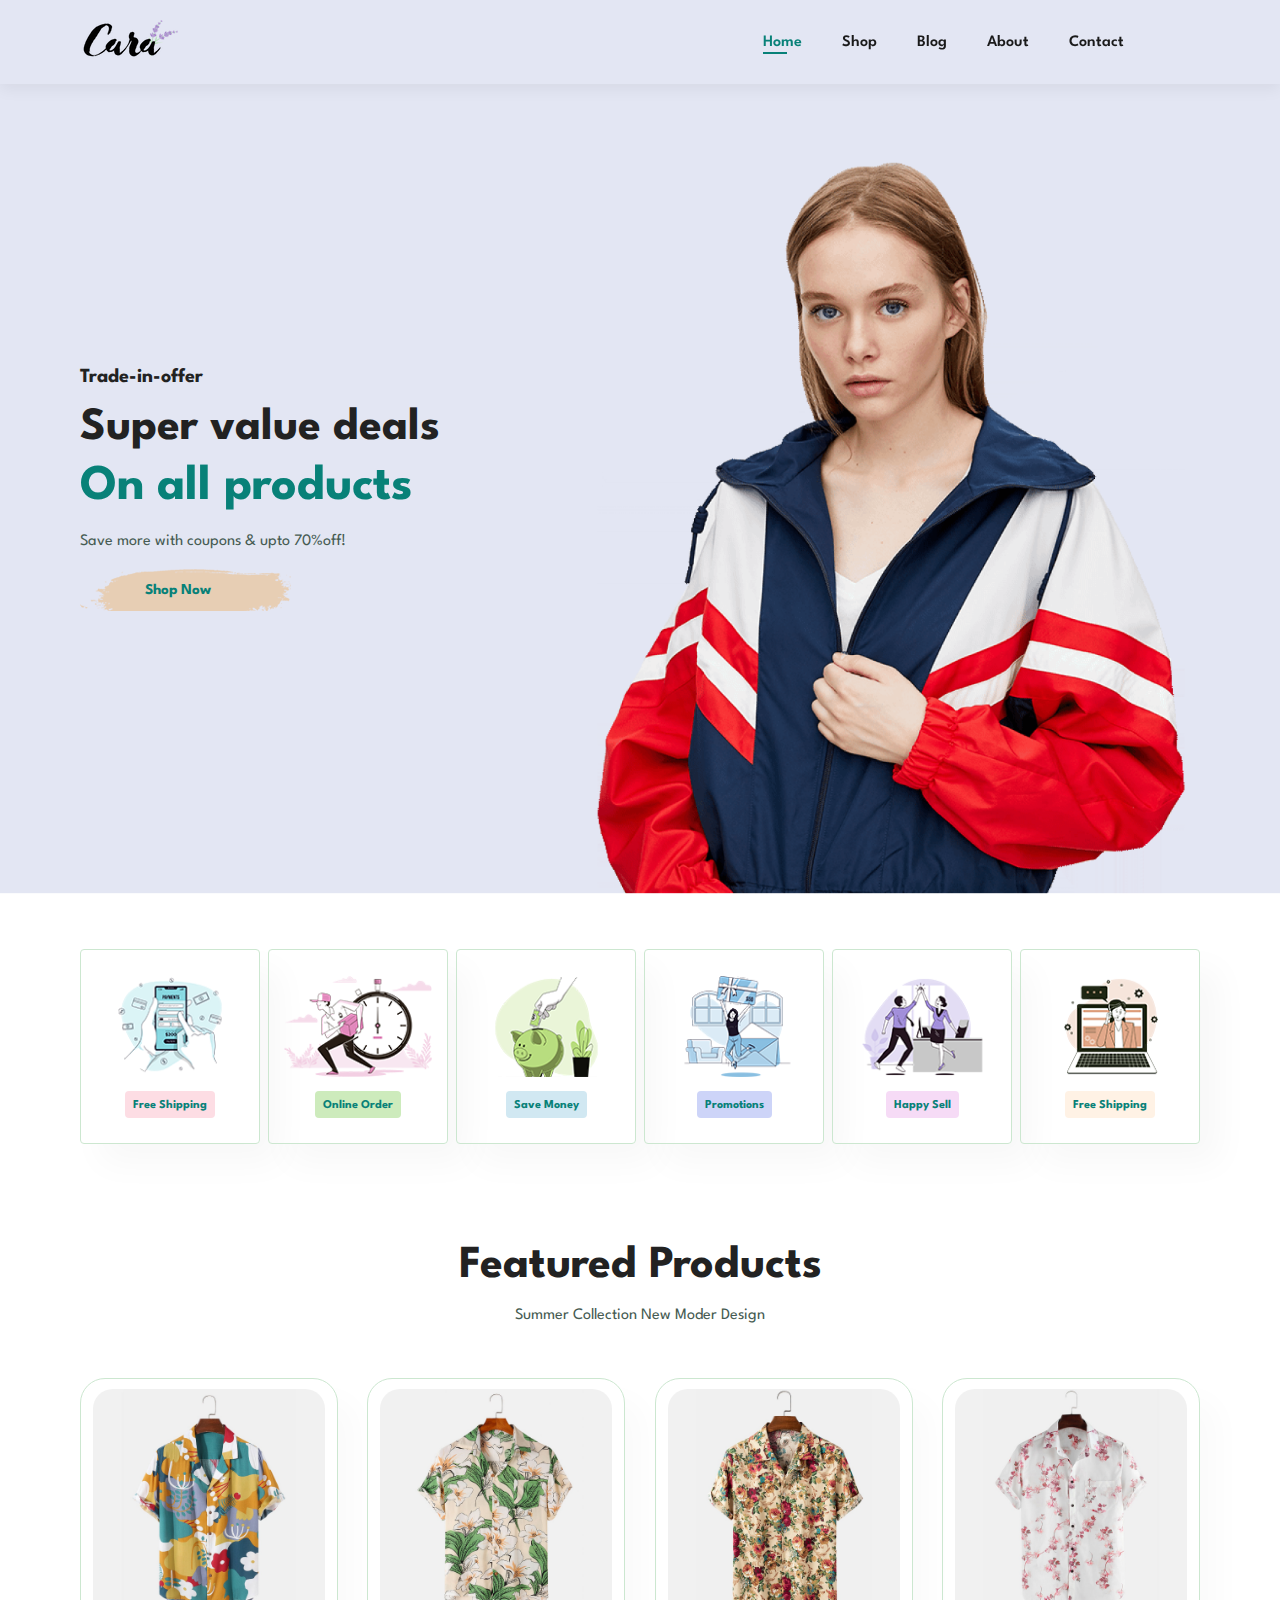
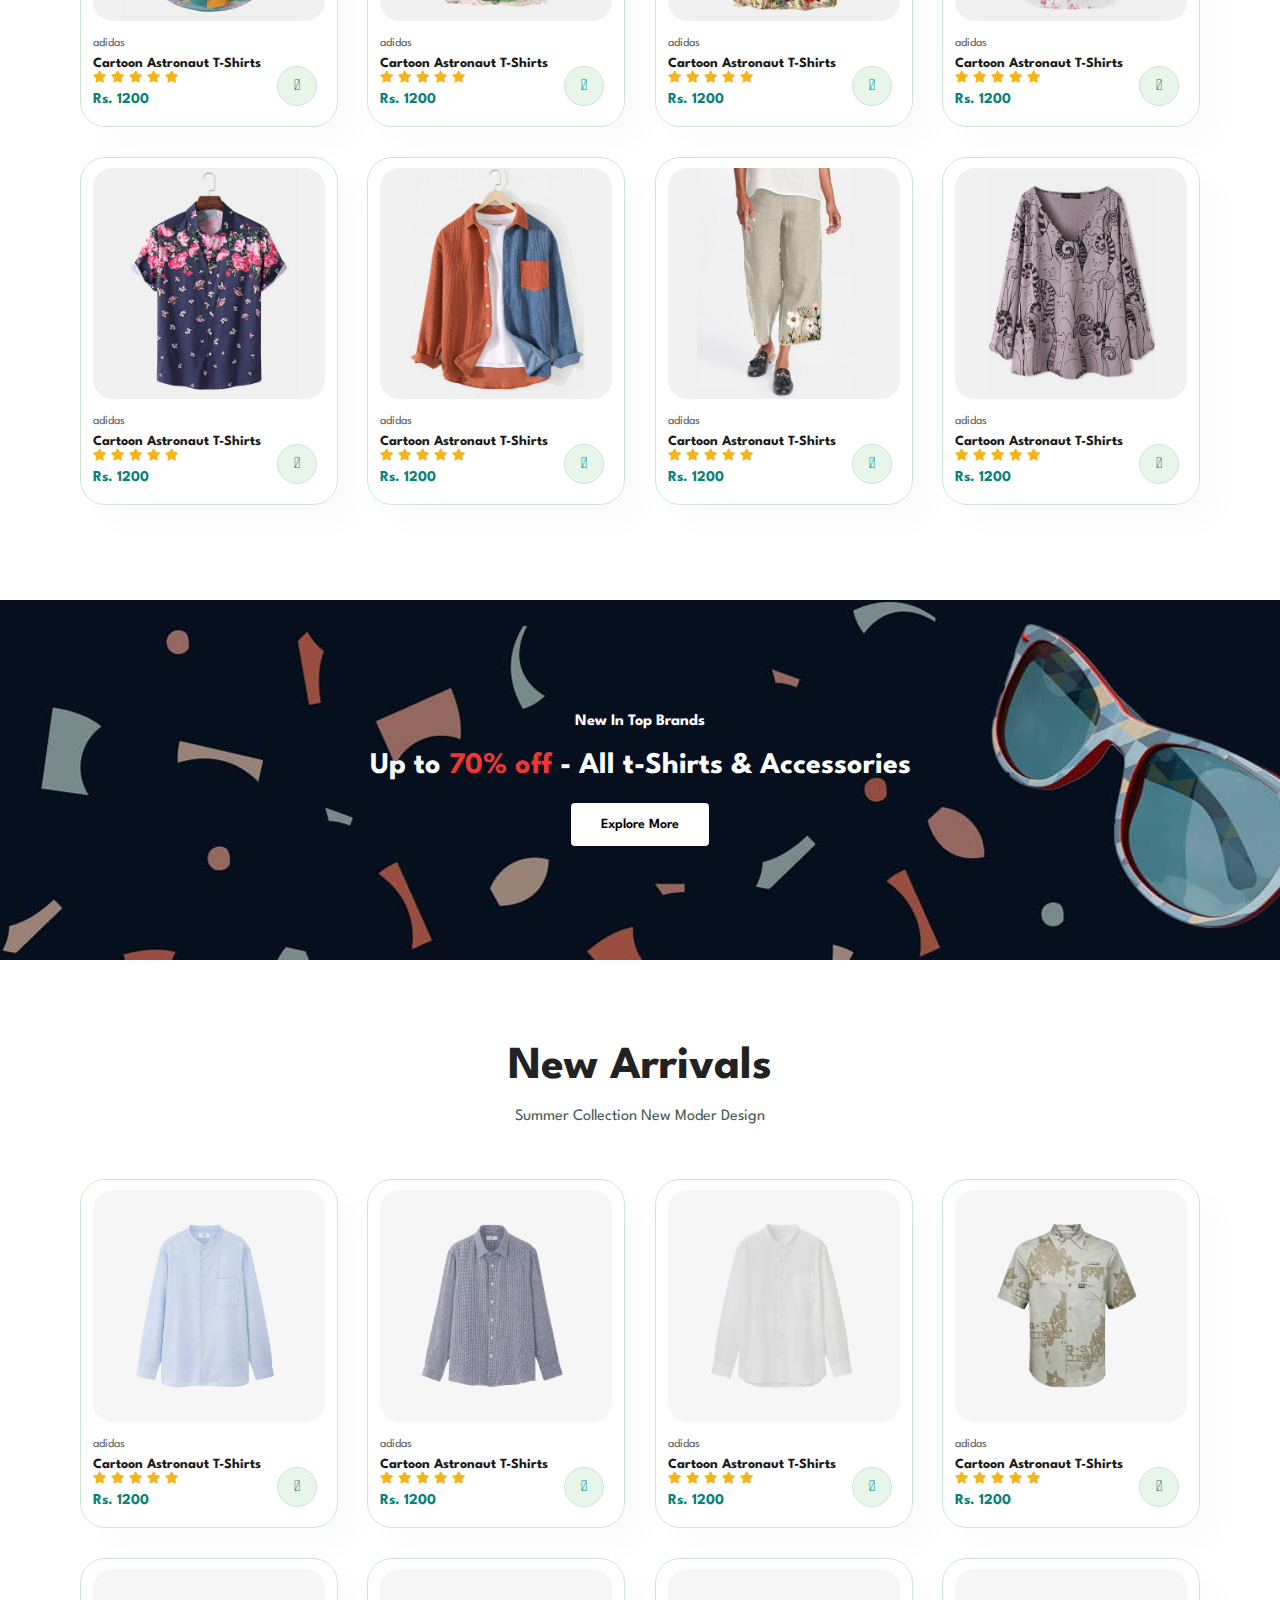
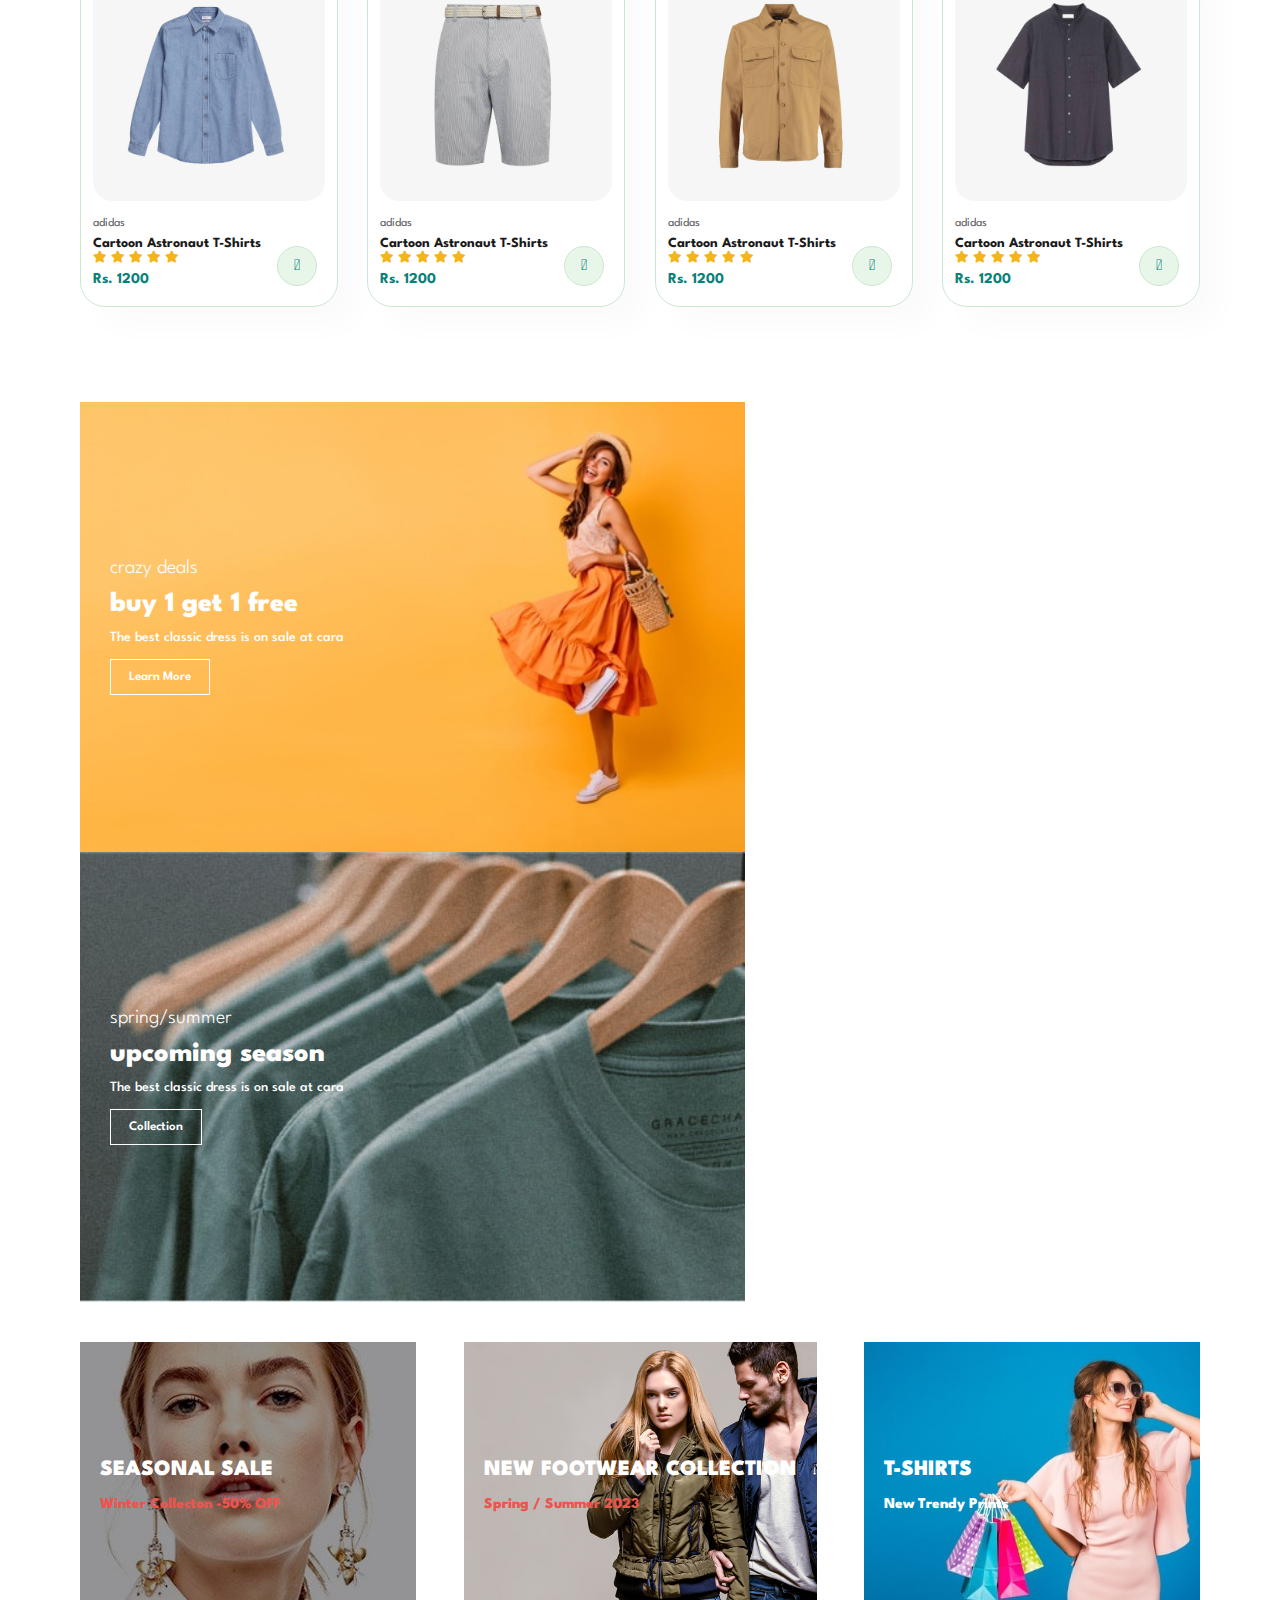
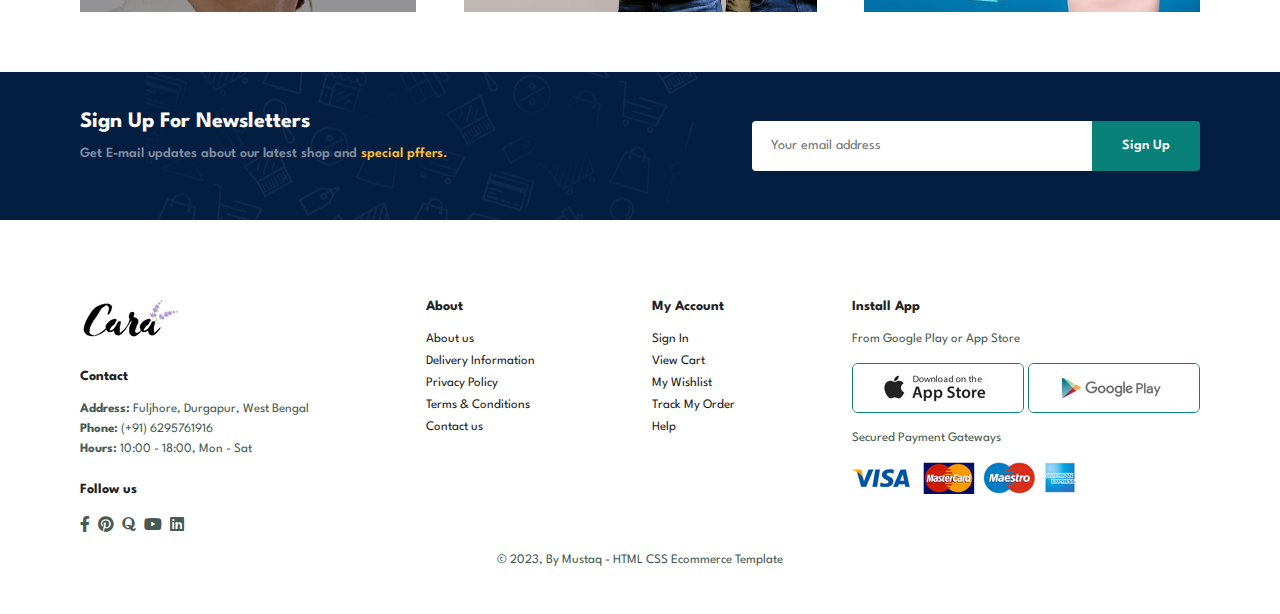
<file: index.html>
<!DOCTYPE html>
<html lang="en">

    <head>
        <meta charset="UTF-8">
        <meta http-equiv="X-UA-Compatible" content="IE=edge">
        <meta name="viewport" content="width=device-width, initial-scale=1.0">
        <title>Tech2etc Ecommerce Tutorial</title>
        <link rel="stylesheet" href="https://pro.fontawesome.com/releases/v5.10.0/css/all.css" />
        <link rel="stylesheet" href="style.css">
    </head>

    <body>

        <section id="header">
            <a href="#"><img src="img/logo.png" class="logo" alt=""></a>

            <div>
                <ul id="navbar">
                    <li><a class="active" href="index.html">Home</a></li>
                    <li><a href="shop.html">Shop</a></li>
                    <li><a href="blog.html">Blog</a></li>
                    <li><a href="about.html">About</a></li>
                    <li><a href="contact.html">Contact</a></li>
                    <li id="lg-bag"><a href="cart.html"><i class="far fa-shopping-bag"></i></a></li>
                    <a href="#" id="close"><i class="far fa-times"></i></a> 
                </ul>
            </div>
            <div id="mobile">
                <a href="cart.html"><i class="far fa-shopping-bag"></i></a>
                <i id="bar" class="fas fa-outdent"></i>
            </div>
        </section>

        <section id="hero">
            <h4>Trade-in-offer</h4>
            <h2>Super value deals</h2>
            <h1>On all products</h1>
            <p>Save more with coupons & upto 70%off! </p>
            <button>Shop Now</button>
        </section>

        <section id="feature" class="section-p1">
            <div class="fe-box">
                <img src="img/features/f1.png" alt="">
                <h6>Free Shipping</h6>
            </div>
            <div class="fe-box">
                <img src="img/features/f2.png" alt="">
                <h6>Online Order</h6>
            </div>
            <div class="fe-box">
                <img src="img/features/f3.png" alt="">
                <h6>Save Money</h6>
            </div>
            <div class="fe-box">
                <img src="img/features/f4.png" alt="">
                <h6>Promotions</h6>
            </div>
            <div class="fe-box">
                <img src="img/features/f5.png" alt="">
                <h6>Happy Sell</h6>
            </div>
            <div class="fe-box">
                <img src="img/features/f6.png" alt="">
                <h6>Free Shipping</h6>
            </div>
        </section>

        <section id="product1" class="section-p1">
            <h2>Featured Products</h2>
            <p>Summer Collection New Moder Design</p>
            <div class="pro-container">
                <div class="pro">
                    <img src="img/products/f1.jpg" alt="">
                    <div class="des">
                        <span>adidas</span>
                        <h5>Cartoon Astronaut T-Shirts</h5>
                        <div class="star">
                            <i class="fas fa-star"></i>
                            <i class="fas fa-star"></i>
                            <i class="fas fa-star"></i>
                            <i class="fas fa-star"></i>
                            <i class="fas fa-star"></i>
                        </div>
                        <h4>Rs. 1200</h4>
                    </div>
                    <a href="#"><i class="fal fa-shopping-cart cart"></i></a>
                </div>
                <div class="pro">
                    <img src="img/products/f2.jpg" alt="">
                    <div class="des">
                        <span>adidas</span>
                        <h5>Cartoon Astronaut T-Shirts</h5>
                        <div class="star">
                            <i class="fas fa-star"></i>
                            <i class="fas fa-star"></i>
                            <i class="fas fa-star"></i>
                            <i class="fas fa-star"></i>
                            <i class="fas fa-star"></i>
                        </div>
                        <h4>Rs. 1200</h4>
                    </div>
                    <a href="#"><i class="fal fa-shopping-cart cart"></i></a>
                </div>
                <div class="pro">
                    <img src="img/products/f3.jpg" alt="">
                    <div class="des">
                        <span>adidas</span>
                        <h5>Cartoon Astronaut T-Shirts</h5>
                        <div class="star">
                            <i class="fas fa-star"></i>
                            <i class="fas fa-star"></i>
                            <i class="fas fa-star"></i>
                            <i class="fas fa-star"></i>
                            <i class="fas fa-star"></i>
                        </div>
                        <h4>Rs. 1200</h4>
                    </div>
                    <a href="#"><i class="fal fa-shopping-cart cart"></i></a>
                </div>
                <div class="pro">
                    <img src="img/products/f4.jpg" alt="">
                    <div class="des">
                        <span>adidas</span>
                        <h5>Cartoon Astronaut T-Shirts</h5>
                        <div class="star">
                            <i class="fas fa-star"></i>
                            <i class="fas fa-star"></i>
                            <i class="fas fa-star"></i>
                            <i class="fas fa-star"></i>
                            <i class="fas fa-star"></i>
                        </div>
                        <h4>Rs. 1200</h4>
                    </div>
                    <a href="#"><i class="fal fa-shopping-cart cart"></i></a>
                </div>
                <div class="pro">
                    <img src="img/products/f5.jpg" alt="">
                    <div class="des">
                        <span>adidas</span>
                        <h5>Cartoon Astronaut T-Shirts</h5>
                        <div class="star">
                            <i class="fas fa-star"></i>
                            <i class="fas fa-star"></i>
                            <i class="fas fa-star"></i>
                            <i class="fas fa-star"></i>
                            <i class="fas fa-star"></i>
                        </div>
                        <h4>Rs. 1200</h4>
                    </div>
                    <a href="#"><i class="fal fa-shopping-cart cart"></i></a>
                </div>
                <div class="pro">
                    <img src="img/products/f6.jpg" alt="">
                    <div class="des">
                        <span>adidas</span>
                        <h5>Cartoon Astronaut T-Shirts</h5>
                        <div class="star">
                            <i class="fas fa-star"></i>
                            <i class="fas fa-star"></i>
                            <i class="fas fa-star"></i>
                            <i class="fas fa-star"></i>
                            <i class="fas fa-star"></i>
                        </div>
                        <h4>Rs. 1200</h4>
                    </div>
                    <a href="#"><i class="fal fa-shopping-cart cart"></i></a>
                </div>
                <div class="pro">
                    <img src="img/products/f7.jpg" alt="">
                    <div class="des">
                        <span>adidas</span>
                        <h5>Cartoon Astronaut T-Shirts</h5>
                        <div class="star">
                            <i class="fas fa-star"></i>
                            <i class="fas fa-star"></i>
                            <i class="fas fa-star"></i>
                            <i class="fas fa-star"></i>
                            <i class="fas fa-star"></i>
                        </div>
                        <h4>Rs. 1200</h4>
                    </div>
                    <a href="#"><i class="fal fa-shopping-cart cart"></i></a>
                </div>
                <div class="pro">
                    <img src="img/products/f8.jpg" alt="">
                    <div class="des">
                        <span>adidas</span>
                        <h5>Cartoon Astronaut T-Shirts</h5>
                        <div class="star">
                            <i class="fas fa-star"></i>
                            <i class="fas fa-star"></i>
                            <i class="fas fa-star"></i>
                            <i class="fas fa-star"></i>
                            <i class="fas fa-star"></i>
                        </div>
                        <h4>Rs. 1200</h4>
                    </div>
                    <a href="#"><i class="fal fa-shopping-cart cart"></i></a>
                </div> 
            </div>
        </section>

        <section id="banner" class="section-m1">
            <h4>New In Top Brands</h4>
            <h2>Up to <span>70% off</span> - All t-Shirts & Accessories</h2>
            <button class="normal">Explore More</button>
        </section>

        <section id="product1" class="section-p1">
            <h2>New Arrivals</h2>
            <p>Summer Collection New Moder Design</p>
            <div class="pro-container">
                <div class="pro"> 
                    <img src="img/products/n1.jpg" alt="">
                    <div class="des">
                        <span>adidas</span>
                        <h5>Cartoon Astronaut T-Shirts</h5>
                        <div class="star">
                            <i class="fas fa-star"></i>
                            <i class="fas fa-star"></i>
                            <i class="fas fa-star"></i>
                            <i class="fas fa-star"></i>
                            <i class="fas fa-star"></i>
                        </div>
                        <h4>Rs. 1200</h4>
                    </div>
                    <a href="#"><i class="fal fa-shopping-cart cart"></i></a>
                </div>
                <div class="pro">
                    <img src="img/products/n2.jpg" alt="">
                    <div class="des">
                        <span>adidas</span>
                        <h5>Cartoon Astronaut T-Shirts</h5>
                        <div class="star">
                            <i class="fas fa-star"></i>
                            <i class="fas fa-star"></i>
                            <i class="fas fa-star"></i>
                            <i class="fas fa-star"></i>
                            <i class="fas fa-star"></i>
                        </div>
                        <h4>Rs. 1200</h4>
                    </div>
                    <a href="#"><i class="fal fa-shopping-cart cart"></i></a>
                </div>
                <div class="pro">
                    <img src="img/products/n3.jpg" alt="">
                    <div class="des">
                        <span>adidas</span>
                        <h5>Cartoon Astronaut T-Shirts</h5>
                        <div class="star">
                            <i class="fas fa-star"></i>
                            <i class="fas fa-star"></i>
                            <i class="fas fa-star"></i>
                            <i class="fas fa-star"></i>
                            <i class="fas fa-star"></i>
                        </div>
                        <h4>Rs. 1200</h4>
                    </div>
                    <a href="#"><i class="fal fa-shopping-cart cart"></i></a>
                </div>
                <div class="pro">
                    <img src="img/products/n4.jpg" alt="">
                    <div class="des">
                        <span>adidas</span>
                        <h5>Cartoon Astronaut T-Shirts</h5>
                        <div class="star">
                            <i class="fas fa-star"></i>
                            <i class="fas fa-star"></i>
                            <i class="fas fa-star"></i>
                            <i class="fas fa-star"></i>
                            <i class="fas fa-star"></i>
                        </div>
                        <h4>Rs. 1200</h4>
                    </div>
                    <a href="#"><i class="fal fa-shopping-cart cart"></i></a>
                </div>
                <div class="pro">
                    <img src="img/products/n5.jpg" alt="">
                    <div class="des">
                        <span>adidas</span>
                        <h5>Cartoon Astronaut T-Shirts</h5>
                        <div class="star">
                            <i class="fas fa-star"></i>
                            <i class="fas fa-star"></i>
                            <i class="fas fa-star"></i>
                            <i class="fas fa-star"></i>
                            <i class="fas fa-star"></i>
                        </div>
                        <h4>Rs. 1200</h4>
                    </div>
                    <a href="#"><i class="fal fa-shopping-cart cart"></i></a>
                </div>
                <div class="pro">
                    <img src="img/products/n6.jpg" alt="">
                    <div class="des">
                        <span>adidas</span>
                        <h5>Cartoon Astronaut T-Shirts</h5>
                        <div class="star">
                            <i class="fas fa-star"></i>
                            <i class="fas fa-star"></i>
                            <i class="fas fa-star"></i>
                            <i class="fas fa-star"></i>
                            <i class="fas fa-star"></i>
                        </div>
                        <h4>Rs. 1200</h4>
                    </div>
                    <a href="#"><i class="fal fa-shopping-cart cart"></i></a>
                </div>
                <div class="pro">
                    <img src="img/products/n7.jpg" alt="">
                    <div class="des">
                        <span>adidas</span>
                        <h5>Cartoon Astronaut T-Shirts</h5>
                        <div class="star">
                            <i class="fas fa-star"></i>
                            <i class="fas fa-star"></i>
                            <i class="fas fa-star"></i>
                            <i class="fas fa-star"></i>
                            <i class="fas fa-star"></i>
                        </div>
                        <h4>Rs. 1200</h4>
                    </div>
                    <a href="#"><i class="fal fa-shopping-cart cart"></i></a>
                </div>
                <div class="pro">
                    <img src="img/products/n8.jpg" alt="">
                    <div class="des">
                        <span>adidas</span>
                        <h5>Cartoon Astronaut T-Shirts</h5>
                        <div class="star">
                            <i class="fas fa-star"></i>
                            <i class="fas fa-star"></i>
                            <i class="fas fa-star"></i>
                            <i class="fas fa-star"></i>
                            <i class="fas fa-star"></i>
                        </div>
                        <h4>Rs. 1200</h4>
                    </div>
                    <a href="#"><i class="fal fa-shopping-cart cart"></i></a>
                </div> 
            </div>
        </section> 

        <section id="sm-banner" class="section-p1">
            <div class="banner-box">
                <h4>crazy deals</h4>
                <h2>buy 1 get 1 free</h2>
                <span>The best classic dress is on sale at cara</span>
                <button class="white">Learn More</button>
            </div>
            <div class="banner-box banner-box2">
                <h4>spring/summer</h4>
                <h2>upcoming season</h2>
                <span>The best classic dress is on sale at cara</span>
                <button class="white">Collection</button>
            </div>
        </section>

        <section id="banner3">
            <div class="banner-box">
                <h2>SEASONAL SALE</h2>
                <h3>Winter Collecton -50% OFF</h3>
            </div>
            <div class="banner-box banner-box2">
                <h2>NEW FOOTWEAR COLLECTION</h2>
                <h3>Spring / Summer 2023</h3>
            </div>
            <div class="banner-box banner-box3">
                <h2>T-SHIRTS</h2>
                <h3>New Trendy Prints</h3>
            </div>
        </section>

        <section id="newsletter" class="section-p1 section-m1">
            <div class="newstext">
                <h4>Sign Up For Newsletters</h4>
                <p>Get E-mail updates about our latest shop and <span>special pffers.</span></p>
            </div>
            <div class="form">
                <input type="text" placeholder="Your email address">
                <button class="normal">Sign Up</button>
            </div>
        </section>

        <footer class="section-p1">
            <div class="col">
                <img class="logo" src="img/logo.png" alt="">
                <h4>Contact</h4>
                <p><strong>Address:</strong> Fuljhore, Durgapur, West Bengal</p>
                <p><strong>Phone:</strong> (+91) 6295761916</p>
                <p><strong>Hours:</strong> 10:00 - 18:00, Mon - Sat</p>
                <div class="follow">
                    <h4>Follow us</h4>
                    <div class="icon">
                        <i class="fab fa-facebook-f"></i>
                        <i class="fab fa-pinterest"></i>
                        <i class="fab fa-quora"></i>
                        <i class="fab fa-youtube"></i>
                        <i class="fab fa-linkedin"></i>
                    </div>
                </div>
            </div>

            <div class="col">
                <h4>About</h4>
                <a href="#">About us</a>
                <a href="#">Delivery Information</a>
                <a href="#">Privacy Policy</a>
                <a href="#">Terms & Conditions</a>
                <a href="#">Contact us</a>
            </div>

            <div class="col">
                <h4>My Account</h4>
                <a href="#">Sign In</a>
                <a href="#">View Cart</a>
                <a href="#">My Wishlist</a>
                <a href="#">Track My Order</a>
                <a href="#">Help</a>
            </div>

            <div class="col install">
                <h4>Install App</h4>
                <p>From Google Play or App Store</p>
                <div class="row">
                    <img src="img/pay/app.jpg" alt="">
                    <img src="img/pay/play.jpg" alt="">
                </div>
                <p>Secured Payment Gateways </p>
                <img src="img/pay/pay.png" alt="">
            </div>

            <div class="copyright">
                <p>© 2023, By Mustaq - HTML CSS Ecommerce Template</p>
            </div>
        </footer>



        <script src="script.js"></script>
    </body>

</html>
</file>
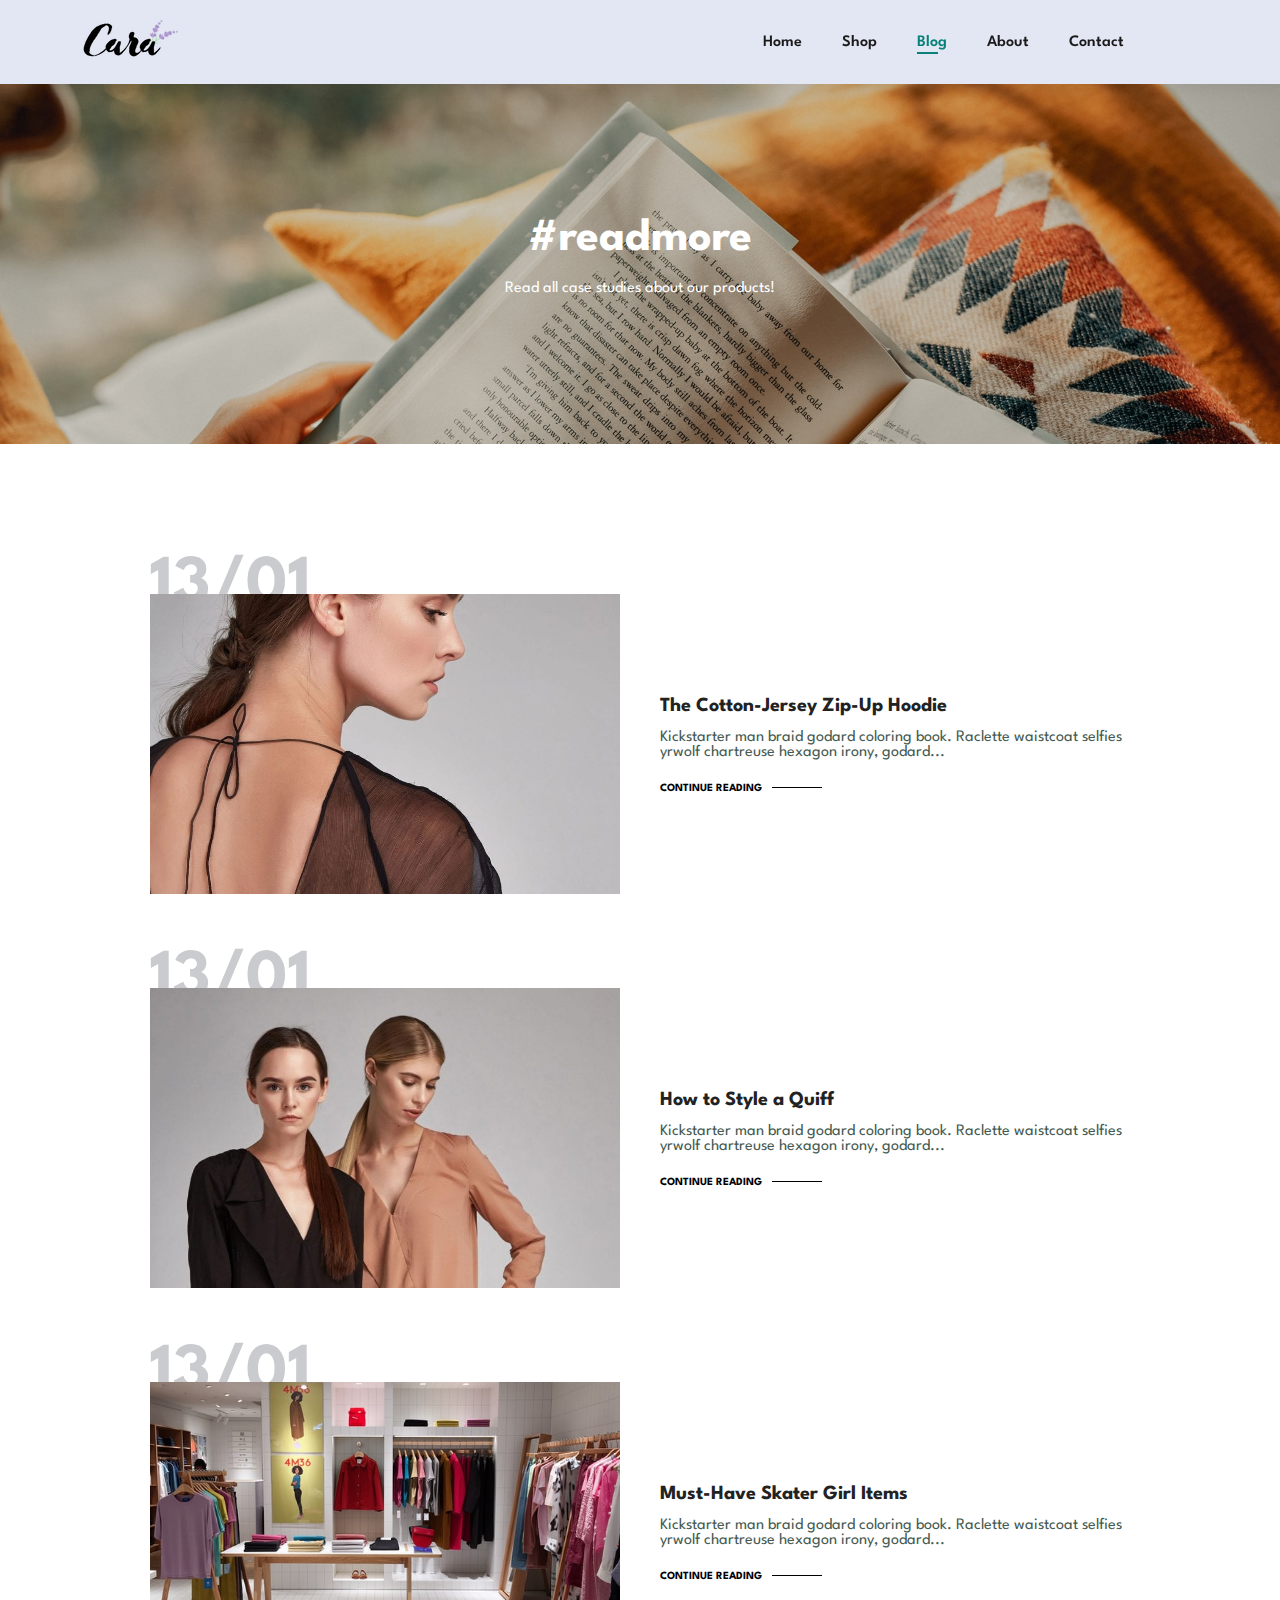
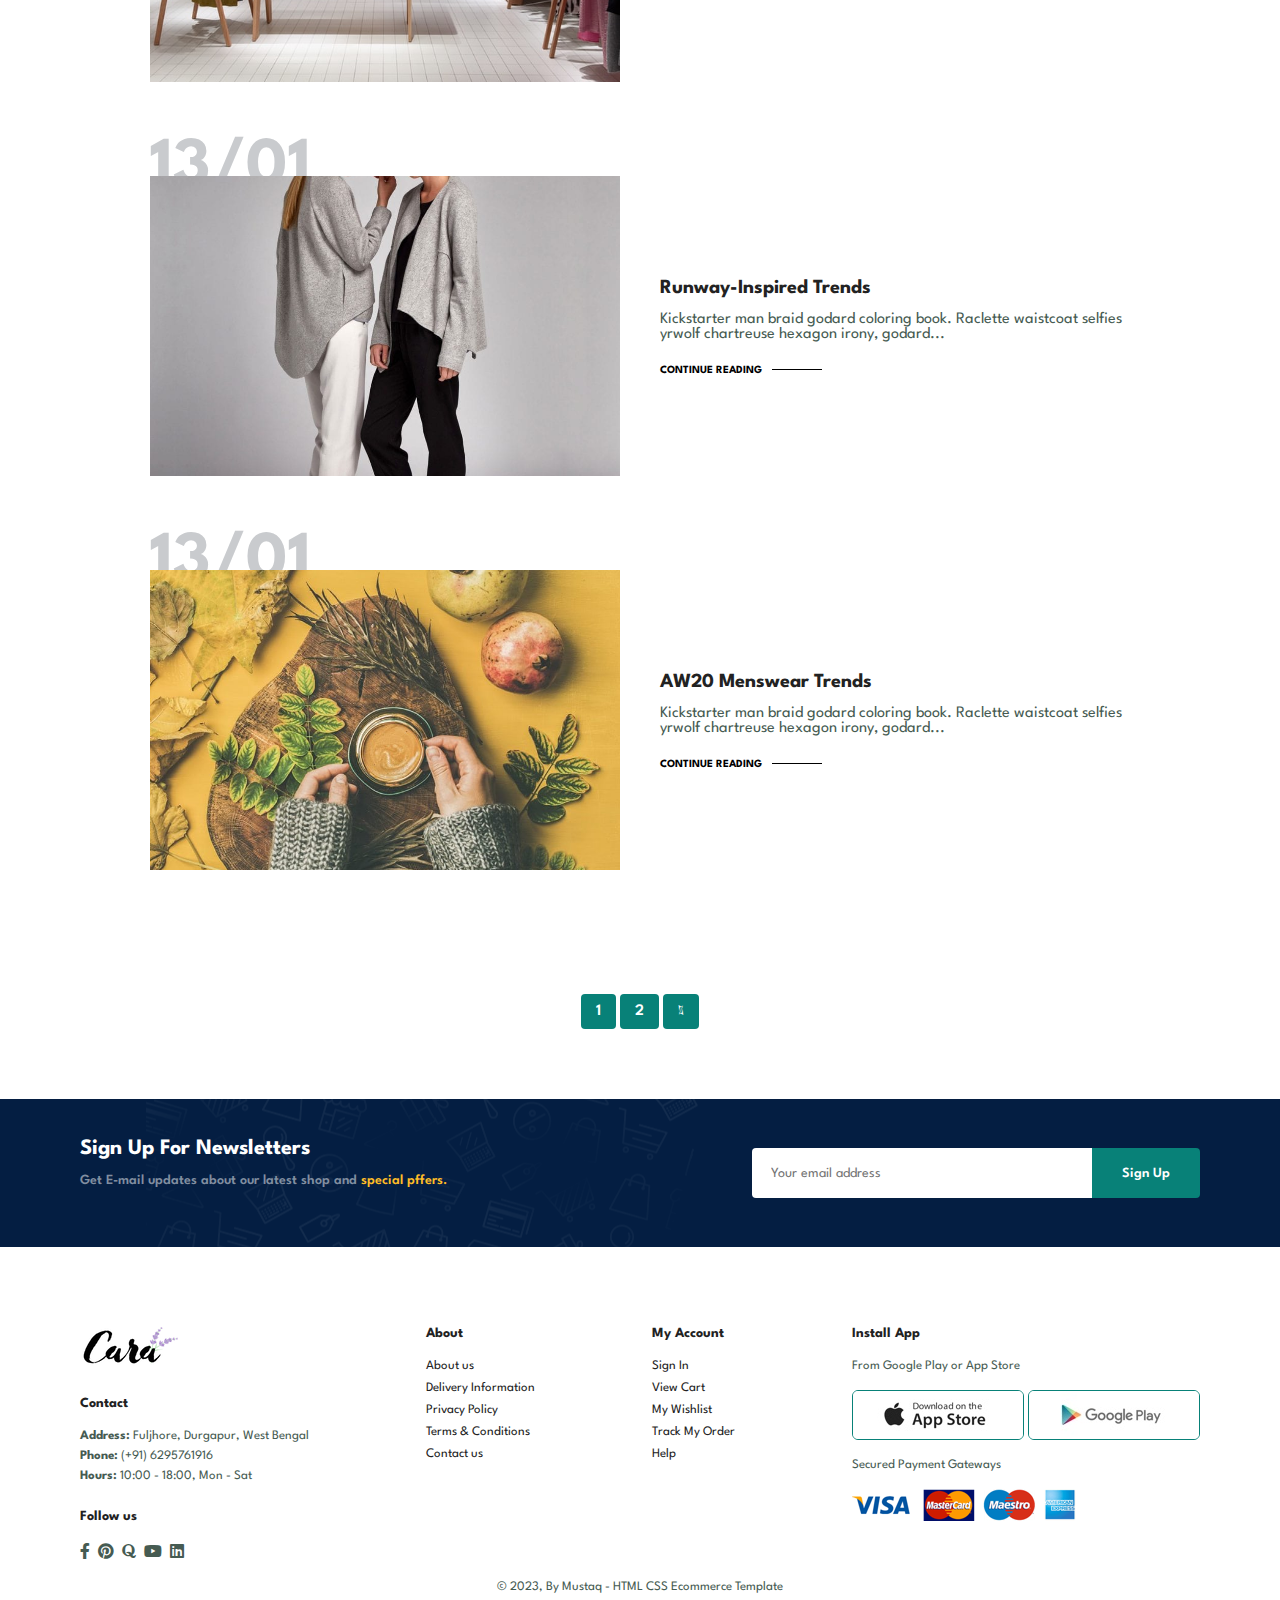
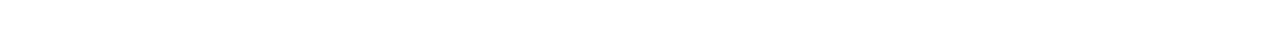
<file: blog.html>
<!DOCTYPE html>
<html lang="en">

    <head>
        <meta charset="UTF-8">
        <meta http-equiv="X-UA-Compatible" content="IE=edge">
        <meta name="viewport" content="width=device-width, initial-scale=1.0">
        <title>Tech2etc Ecommerce Tutorial</title>
        <link rel="stylesheet" href="https://pro.fontawesome.com/releases/v5.10.0/css/all.css" />
        <link rel="stylesheet" href="style.css">
    </head>

    <body>

        <section id="header">
            <a href="#"><img src="img/logo.png" class="logo" alt=""></a>

            <div>
                <ul id="navbar">
                    <li><a href="index.html">Home</a></li>
                    <li><a href="shop.html">Shop</a></li>
                    <li><a class="active" href="blog.html">Blog</a></li>
                    <li><a href="about.html">About</a></li>
                    <li><a href="contact.html">Contact</a></li>
                    <li id="lg-bag"><a href="cart.html"><i class="far fa-shopping-bag"></i></a></li>
                    <a href="#" id="close"><i class="far fa-times"></i></a>
                </ul>
            </div>
            <div id="mobile">
                <a href="cart.html"><i class="far fa-shopping-bag"></i></a>
                <i id="bar" class="fas fa-outdent"></i>
            </div>
        </section>

        <section id="page-header" class="blog-header">
            <h2>#readmore</h2>
            <p>Read all case studies about our products! </p>
        </section>

        <section id="blog">
            <div class="blog-box">
                <div class="blog-img">
                    <img src="img/blog/b1.jpg" alt="">
                </div>
                <div class="blog-details">
                    <h4>The Cotton-Jersey Zip-Up Hoodie</h4>
                    <p>Kickstarter man braid godard coloring book. Raclette waistcoat selfies yrwolf chartreuse hexagon irony, godard...</p>
                    <a href="#">CONTINUE READING</a>
                </div>
                <h1>13/01</h1>
            </div>
            <div class="blog-box">
                <div class="blog-img">
                    <img src="img/blog/b2.jpg" alt="">
                </div>
                <div class="blog-details">
                    <h4>How to Style a Quiff</h4>
                    <p>Kickstarter man braid godard coloring book. Raclette waistcoat selfies yrwolf chartreuse hexagon irony, godard...</p>
                    <a href="#">CONTINUE READING</a>
                </div>
                <h1>13/01</h1>
            </div>
            <div class="blog-box">
                <div class="blog-img">
                    <img src="img/blog/b3.jpg" alt="">
                </div>
                <div class="blog-details">
                    <h4>Must-Have Skater Girl Items</h4>
                    <p>Kickstarter man braid godard coloring book. Raclette waistcoat selfies yrwolf chartreuse hexagon irony, godard...</p>
                    <a href="#">CONTINUE READING</a>
                </div>
                <h1>13/01</h1>
            </div>
            <div class="blog-box">
                <div class="blog-img">
                    <img src="img/blog/b4.jpg" alt="">
                </div>
                <div class="blog-details">
                    <h4>Runway-Inspired Trends</h4>
                    <p>Kickstarter man braid godard coloring book. Raclette waistcoat selfies yrwolf chartreuse hexagon irony, godard...</p>
                    <a href="#">CONTINUE READING</a>
                </div>
                <h1>13/01</h1>
            </div>
            <div class="blog-box">
                <div class="blog-img">
                    <img src="img/blog/b6.jpg" alt=""> 
                </div>
                <div class="blog-details">
                    <h4>AW20 Menswear Trends</h4>
                    <p>Kickstarter man braid godard coloring book. Raclette waistcoat selfies yrwolf chartreuse hexagon irony, godard...</p>
                    <a href="#">CONTINUE READING</a>
                </div>
                <h1>13/01</h1>
            </div>
        </section>

        <section id="pagination" class="section-p1">
            <a href="#">1</a>
            <a href="#">2</a>
            <a href="#"><i class="fal fa-long-arrow-alt-right"></i></a>
        </section>

        <section id="newsletter" class="section-p1 section-m1">
            <div class="newstext">
                <h4>Sign Up For Newsletters</h4>
                <p>Get E-mail updates about our latest shop and <span>special pffers.</span></p>
            </div>
            <div class="form">
                <input type="text" placeholder="Your email address">
                <button class="normal">Sign Up</button>
            </div>
        </section>

        <footer class="section-p1">
            <div class="col">
                <img class="logo" src="img/logo.png" alt="">
                <h4>Contact</h4>
                <p><strong>Address:</strong> Fuljhore, Durgapur, West Bengal</p>
                <p><strong>Phone:</strong> (+91) 6295761916</p>
                <p><strong>Hours:</strong> 10:00 - 18:00, Mon - Sat</p>
                <div class="follow">
                    <h4>Follow us</h4>
                    <div class="icon">
                        <i class="fab fa-facebook-f"></i>
                        <i class="fab fa-pinterest"></i>
                        <i class="fab fa-quora"></i>
                        <i class="fab fa-youtube"></i>
                        <i class="fab fa-linkedin"></i>
                    </div>
                </div>
            </div>

            <div class="col">
                <h4>About</h4>
                <a href="#">About us</a>
                <a href="#">Delivery Information</a>
                <a href="#">Privacy Policy</a>
                <a href="#">Terms & Conditions</a>
                <a href="#">Contact us</a>
            </div>

            <div class="col">
                <h4>My Account</h4>
                <a href="#">Sign In</a>
                <a href="#">View Cart</a>
                <a href="#">My Wishlist</a>
                <a href="#">Track My Order</a>
                <a href="#">Help</a>
            </div>

            <div class="col install">
                <h4>Install App</h4>
                <p>From Google Play or App Store</p>
                <div class="row">
                    <img src="img/pay/app.jpg" alt="">
                    <img src="img/pay/play.jpg" alt="">
                </div>
                <p>Secured Payment Gateways </p>
                <img src="img/pay/pay.png" alt="">
            </div>

            <div class="copyright">
                <p>© 2023, By Mustaq - HTML CSS Ecommerce Template</p>
            </div>
        </footer>



        <script src="script.js"></script>
    </body>

</html>
</file>
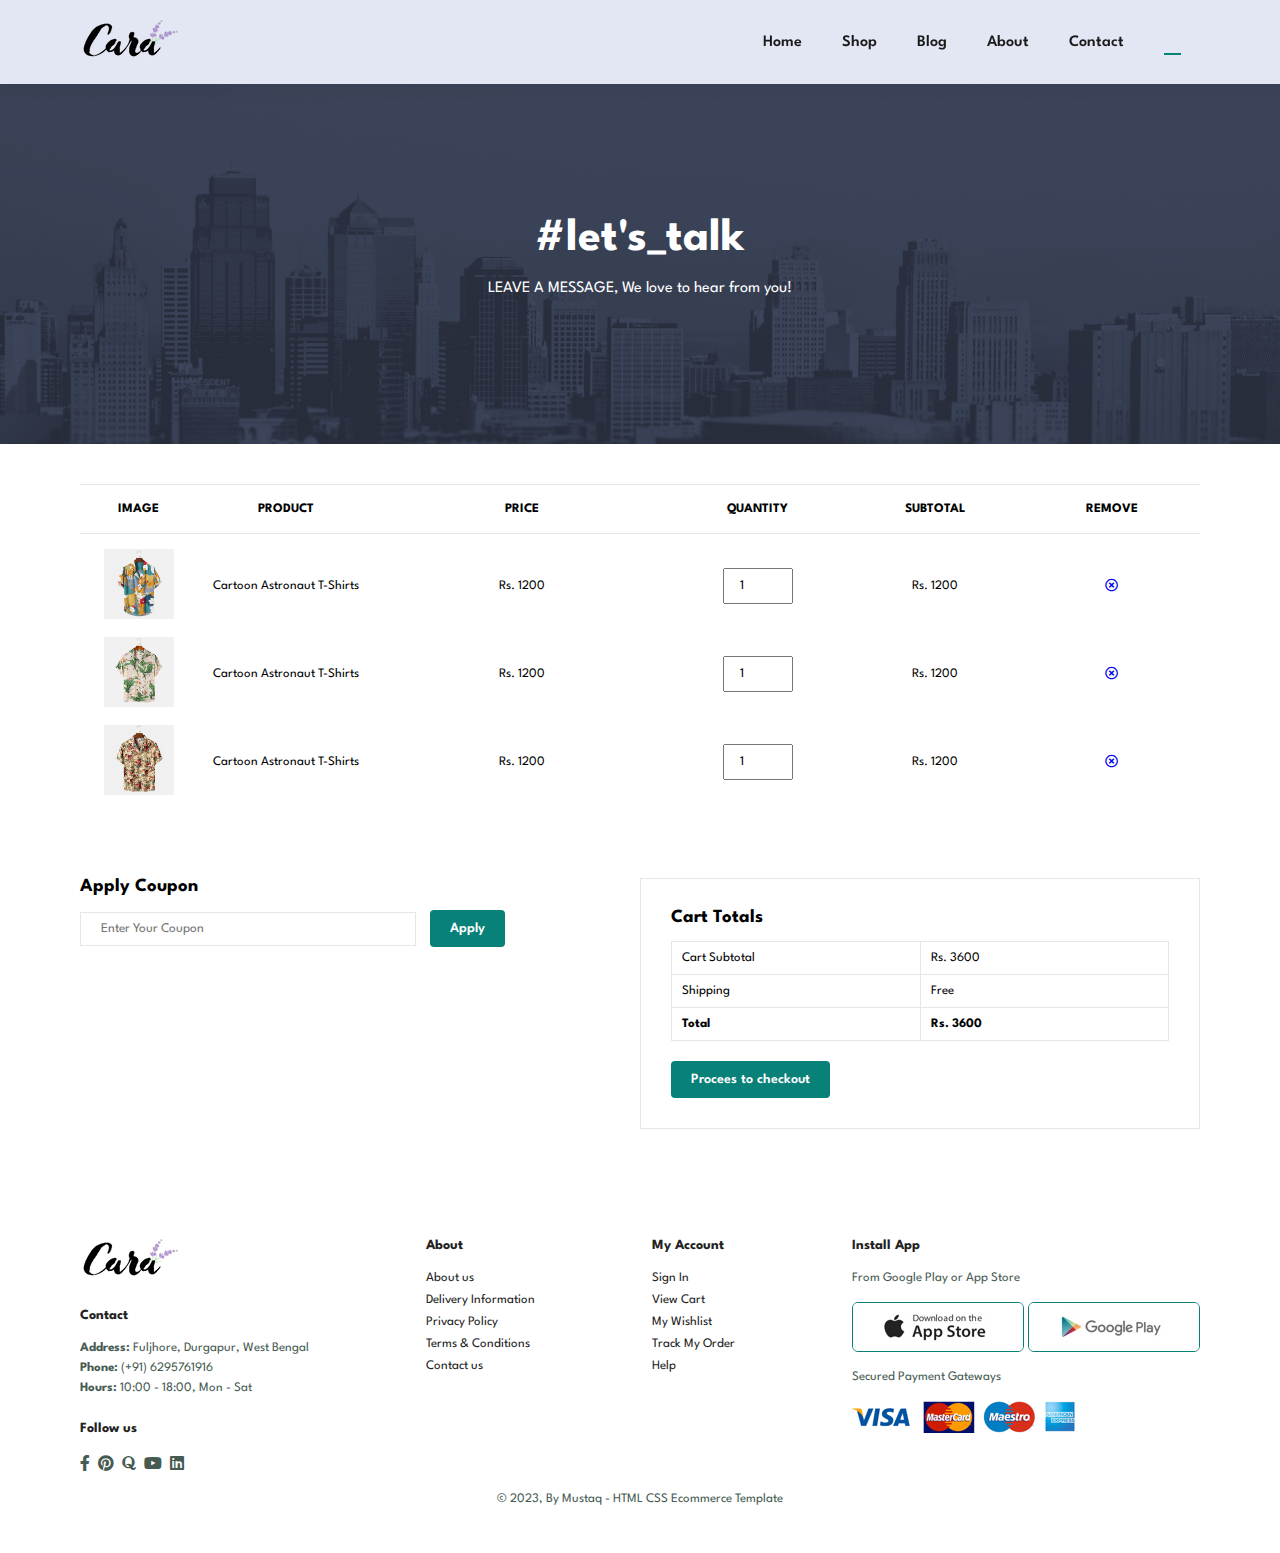
<file: cart.html>
<!DOCTYPE html>
<html lang="en">

<head>
    <meta charset="UTF-8">
    <meta http-equiv="X-UA-Compatible" content="IE=edge">
    <meta name="viewport" content="width=device-width, initial-scale=1.0">
    <title>Tech2etc Ecommerce Tutorial</title>
    <link rel="stylesheet" href="https://pro.fontawesome.com/releases/v5.10.0/css/all.css" />
    <link rel="stylesheet" href="style.css">
</head>

<body>

    <section id="header">
        <a href="#"><img src="img/logo.png" class="logo" alt=""></a>

        <div>
            <ul id="navbar">
                <li><a href="index.html">Home</a></li>
                <li><a href="shop.html">Shop</a></li>
                <li><a href="blog.html">Blog</a></li>
                <li><a href="about.html">About</a></li>
                <li><a href="contact.html">Contact</a></li>
                <li id="lg-bag"><a class="active" href="cart.html"><i class="far fa-shopping-bag"></i></a></li>
                <a href="#" id="close"><i class="far fa-times"></i></a>
            </ul>
        </div>
        <div id="mobile">
            <a href="cart.html"><i class="far fa-shopping-bag"></i></a>
            <i id="bar" class="fas fa-outdent"></i>
        </div>
    </section>

    <section id="page-header" class="about-header">
        <h2>#let's_talk</h2>
        <p>LEAVE A MESSAGE, We love to hear from you!</p>
    </section>

    <section id="cart" class="section-p1">
        <table width="100%">
            <thead>
                <tr>
                    
                    <td>Image</td>
                    <td>Product</td>
                    <td>Price</td>
                    <td>Quantity</td>
                    <td>Subtotal</td>
                    <td>Remove</td>
                </tr>
            </thead>
            <tbody>
                <tr>
                    <td><img src="img/products/f1.jpg" alt=""></td>
                    <td>Cartoon Astronaut T-Shirts</td>
                    <td>Rs. 1200</td>
                    <td><input type="number" value="1"></td>
                    <td>Rs. 1200</td>
                    <td><a href="#"><i class="far fa-times-circle"></i></a></td>
                </tr>
                <tr>
                    <td><img src="img/products/f2.jpg" alt=""></td>
                    <td>Cartoon Astronaut T-Shirts</td>
                    <td>Rs. 1200</td>
                    <td><input type="number" value="1"></td>
                    <td>Rs. 1200</td>
                    <td><a href="#"><i class="far fa-times-circle"></i></a></td>
                </tr>
                <tr>
                    <td><img src="img/products/f3.jpg" alt=""></td>
                    <td>Cartoon Astronaut T-Shirts</td>
                    <td>Rs. 1200</td>
                    <td><input type="number" value="1"></td>
                    <td>Rs. 1200</td>
                    <td><a href="#"><i class="far fa-times-circle"></i></a></td>
                </tr>
            </tbody>
        </table>
    </section>

    <section id="cart-add" class="section-p1">
        <div id="coupon">
            <h3>Apply Coupon</h3>
            <div>
                <input type="text" placeholder="Enter Your Coupon">
                <button class="normal">Apply</button>
            </div>
        </div>

        <div id="subtotal">
            <h3>Cart Totals</h3>
            <table>
                <tr>
                    <td>Cart Subtotal</td>
                    <td>Rs. 3600</td>
                </tr>
                <tr>
                    <td>Shipping</td>
                    <td>Free</td>
                </tr>
                <tr>
                    <td><strong>Total</strong></td>
                    <td><strong>Rs. 3600</strong></td>
                </tr>
            </table>
            <button class="normal">Procees to checkout</button>
        </div>
    </section>

    <footer class="section-p1">
        <div class="col">
            <img class="logo" src="img/logo.png" alt="">
            <h4>Contact</h4>
            <p><strong>Address:</strong> Fuljhore, Durgapur, West Bengal</p>
            <p><strong>Phone:</strong> (+91) 6295761916</p>
            <p><strong>Hours:</strong> 10:00 - 18:00, Mon - Sat</p>
            <div class="follow">
                <h4>Follow us</h4>
                <div class="icon">
                    <i class="fab fa-facebook-f"></i>
                    <i class="fab fa-pinterest"></i>
                    <i class="fab fa-quora"></i>
                    <i class="fab fa-youtube"></i>
                    <i class="fab fa-linkedin"></i>
                </div>
            </div>
        </div>

        <div class="col">
            <h4>About</h4>
            <a href="#">About us</a>
            <a href="#">Delivery Information</a>
            <a href="#">Privacy Policy</a>
            <a href="#">Terms & Conditions</a>
            <a href="#">Contact us</a>
        </div>

        <div class="col">
            <h4>My Account</h4>
            <a href="#">Sign In</a>
            <a href="#">View Cart</a>
            <a href="#">My Wishlist</a>
            <a href="#">Track My Order</a>
            <a href="#">Help</a>
        </div>

        <div class="col install">
            <h4>Install App</h4>
            <p>From Google Play or App Store</p>
            <div class="row">
                <img src="img/pay/app.jpg" alt="">
                <img src="img/pay/play.jpg" alt="">
            </div>
            <p>Secured Payment Gateways </p>
            <img src="img/pay/pay.png" alt="">
        </div>

        <div class="copyright">
            <p>© 2023, By Mustaq - HTML CSS Ecommerce Template</p>
        </div>
    </footer>



    <script src="script.js"></script>
</body>

</html>
</file>
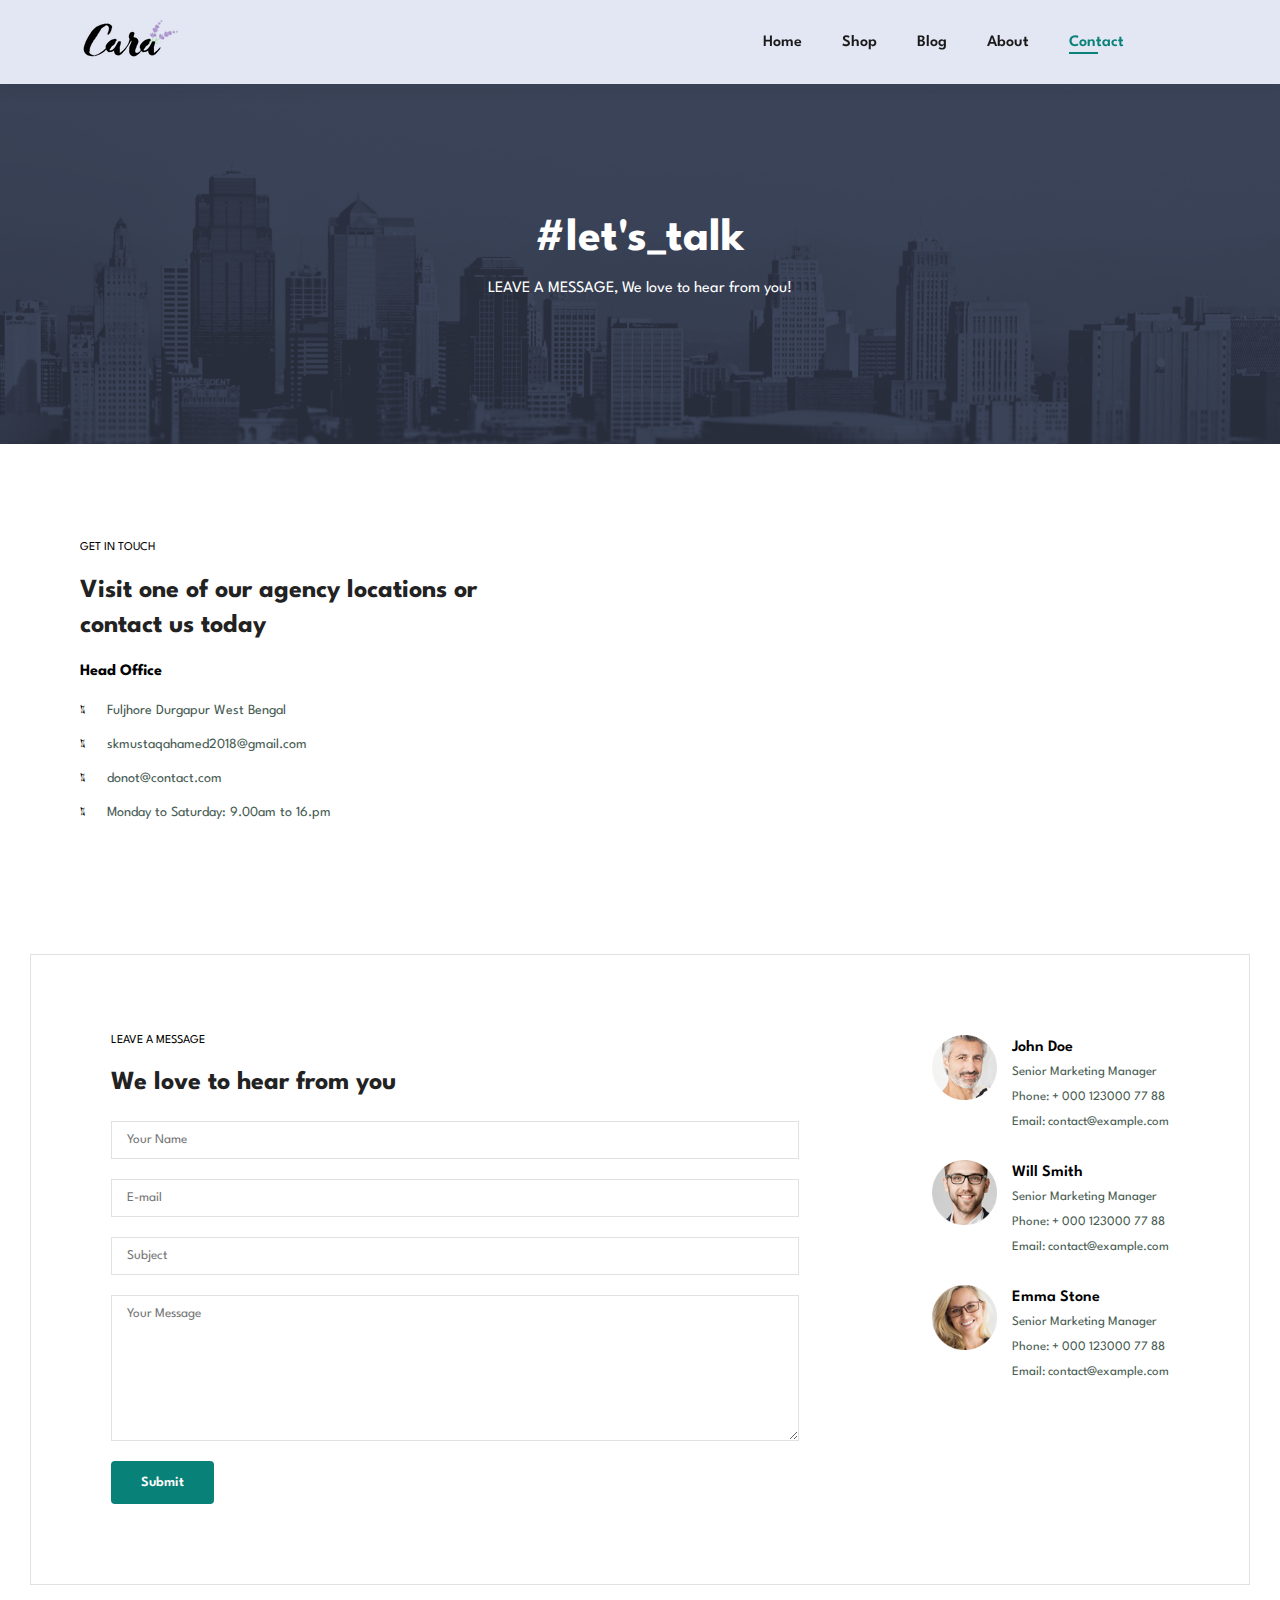
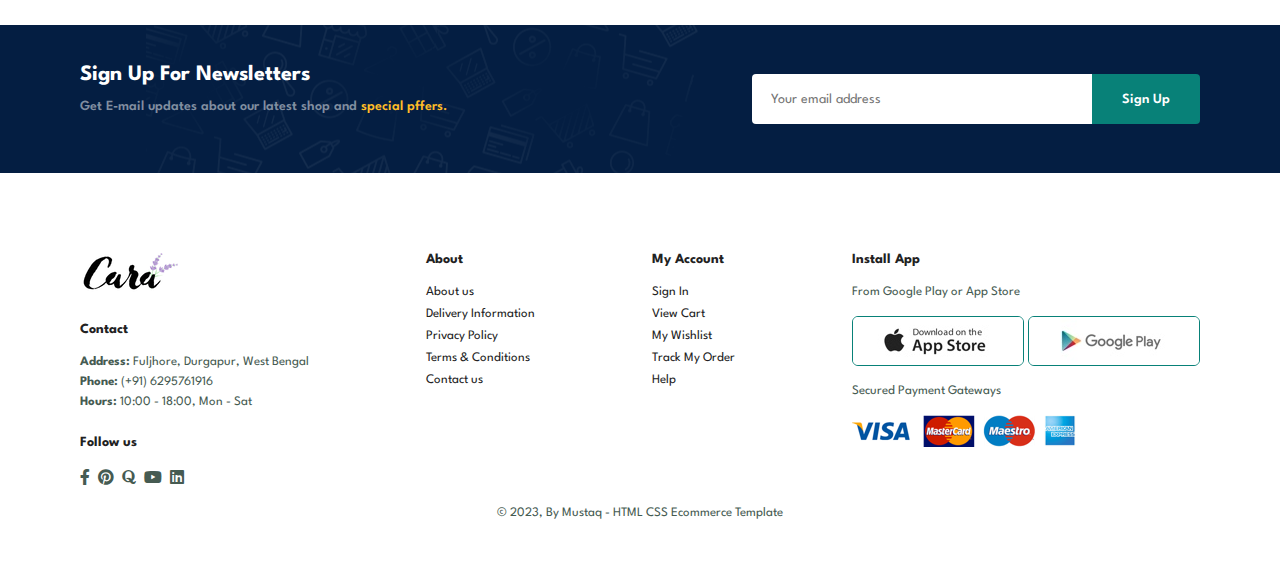
<file: contact.html>
<!DOCTYPE html>
<html lang="en">

<head>
    <meta charset="UTF-8">
    <meta http-equiv="X-UA-Compatible" content="IE=edge">
    <meta name="viewport" content="width=device-width, initial-scale=1.0">
    <title>Tech2etc Ecommerce Tutorial</title>
    <link rel="stylesheet" href="https://pro.fontawesome.com/releases/v5.10.0/css/all.css" />
    <link rel="stylesheet" href="style.css">
</head>

<body>

    <section id="header">
        <a href="#"><img src="img/logo.png" class="logo" alt=""></a>

        <div>
            <ul id="navbar">
                <li><a href="index.html">Home</a></li>
                <li><a href="shop.html">Shop</a></li>
                <li><a href="blog.html">Blog</a></li>
                <li><a href="about.html">About</a></li>
                <li><a class="active" href="contact.html">Contact</a></li>
                <li id="lg-bag"><a href="cart.html"><i class="far fa-shopping-bag"></i></a></li>
                <a href="#" id="close"><i class="far fa-times"></i></a>
            </ul>
        </div>
        <div id="mobile">
            <a href="cart.html"><i class="far fa-shopping-bag"></i></a>
            <i id="bar" class="fas fa-outdent"></i>
        </div>
    </section>

    <section id="page-header" class="about-header">
        <h2>#let's_talk</h2>
        <p>LEAVE A MESSAGE, We love to hear from you!</p>
    </section>

    <section id="contact-details" class="section-p1">
        <div class="details">
            <span>GET IN TOUCH</span>
            <h2>Visit one of our agency locations or contact us today</h2>
            <h3>Head Office</h3>
            <div>
                <li>
                    <i class="fal fa-map"></i>
                    <p>Fuljhore Durgapur West Bengal</p>
                </li>
                <li>
                    <i class="fal fa-envelope"></i>
                    <p>skmustaqahamed2018@gmail.com</p>
                </li>
                <li>
                    <i class="fal fa-phone-alt"></i>
                    <p>donot@contact.com</p>
                </li>
                <li>
                    <i class="fal fa-clock"></i>
                    <p>Monday to Saturday: 9.00am to 16.pm </p>
                </li>
            </div>
        </div>

        <div class="map">
            <iframe
                src="https://www.google.com/maps/embed?pb=!1m18!1m12!1m3!1d4540.7322377449955!2d87.33698327186794!3d23.537002619731695!2m3!1f0!2f0!3f0!3m2!1i1024!2i768!4f13.1!3m3!1m2!1s0x39f771cd3ab02c5f%3A0xb1961551d030ce6!2sFuljhore%2C%20Kaliganj%2C%20Durgapur%2C%20West%20Bengal%20713206!5e0!3m2!1sen!2sin!4v1691598309468!5m2!1sen!2sin"
                width="600" height="450" style="border:0;" allowfullscreen="" loading="lazy"
                referrerpolicy="no-referrer-when-downgrade"></iframe>
        </div>
    </section>

    <section id="form-details">
        <form action="">
            <span>LEAVE A MESSAGE</span>
            <h2>We love to hear from you</h2>
            <input type="text" placeholder="Your Name">
            <input type="text" placeholder="E-mail">
            <input type="text" placeholder="Subject">
            <textarea name="" id="" cols="30" rows="10" placeholder="Your Message"></textarea>
            <button class="normal">Submit</button>
        </form>

        <div class="people">
            <div>
                <img src="img/people/1.png" alt="">
                <p><span>John Doe</span> Senior Marketing Manager <br> Phone: + 000 123000 77 88 <br>Email:
                    contact@example.com</p>
            </div>
            <div>
                <img src="img/people/2.png" alt="">
                <p><span>Will Smith</span> Senior Marketing Manager <br> Phone: + 000 123000 77 88 <br>Email:
                    contact@example.com</p>
            </div>
            <div>
                <img src="img/people/3.png" alt="">
                <p><span>Emma Stone</span> Senior Marketing Manager <br> Phone: + 000 123000 77 88 <br>Email:
                    contact@example.com</p>
            </div>
        </div>
    </section>

    <section id="newsletter" class="section-p1 section-m1">
        <div class="newstext">
            <h4>Sign Up For Newsletters</h4>
            <p>Get E-mail updates about our latest shop and <span>special pffers.</span></p>
        </div>
        <div class="form">
            <input type="text" placeholder="Your email address">
            <button class="normal">Sign Up</button>
        </div>
    </section>

    <footer class="section-p1">
        <div class="col">
            <img class="logo" src="img/logo.png" alt="">
            <h4>Contact</h4>
            <p><strong>Address:</strong> Fuljhore, Durgapur, West Bengal</p>
            <p><strong>Phone:</strong> (+91) 6295761916</p>
            <p><strong>Hours:</strong> 10:00 - 18:00, Mon - Sat</p>
            <div class="follow">
                <h4>Follow us</h4>
                <div class="icon">
                    <i class="fab fa-facebook-f"></i>
                    <i class="fab fa-pinterest"></i>
                    <i class="fab fa-quora"></i>
                    <i class="fab fa-youtube"></i>
                    <i class="fab fa-linkedin"></i>
                </div>
            </div>
        </div>

        <div class="col">
            <h4>About</h4>
            <a href="#">About us</a>
            <a href="#">Delivery Information</a>
            <a href="#">Privacy Policy</a>
            <a href="#">Terms & Conditions</a>
            <a href="#">Contact us</a>
        </div>

        <div class="col">
            <h4>My Account</h4>
            <a href="#">Sign In</a>
            <a href="#">View Cart</a>
            <a href="#">My Wishlist</a>
            <a href="#">Track My Order</a>
            <a href="#">Help</a>
        </div>

        <div class="col install">
            <h4>Install App</h4>
            <p>From Google Play or App Store</p>
            <div class="row">
                <img src="img/pay/app.jpg" alt="">
                <img src="img/pay/play.jpg" alt="">
            </div>
            <p>Secured Payment Gateways </p>
            <img src="img/pay/pay.png" alt="">
        </div>

        <div class="copyright">
            <p>© 2023, By Mustaq - HTML CSS Ecommerce Template</p>
        </div>
    </footer>



    <script src="script.js"></script>
</body>

</html>
</file>
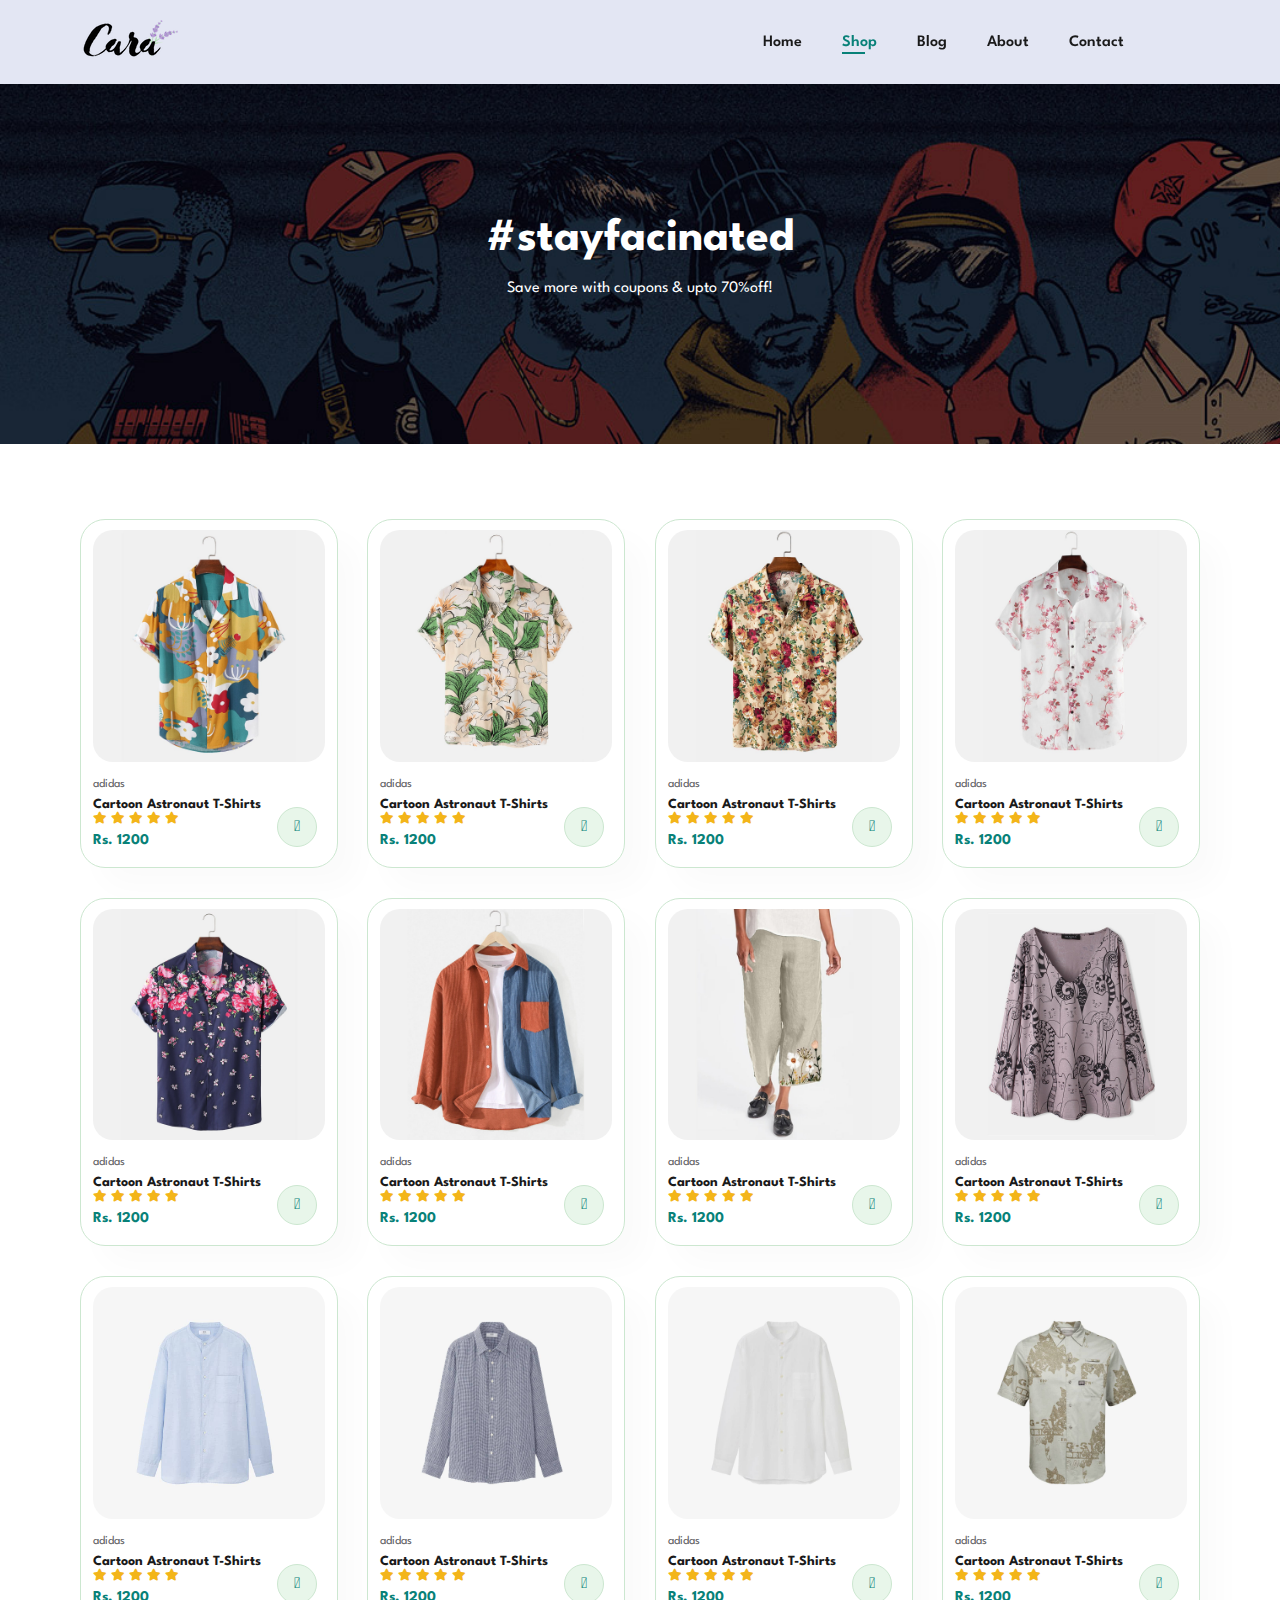
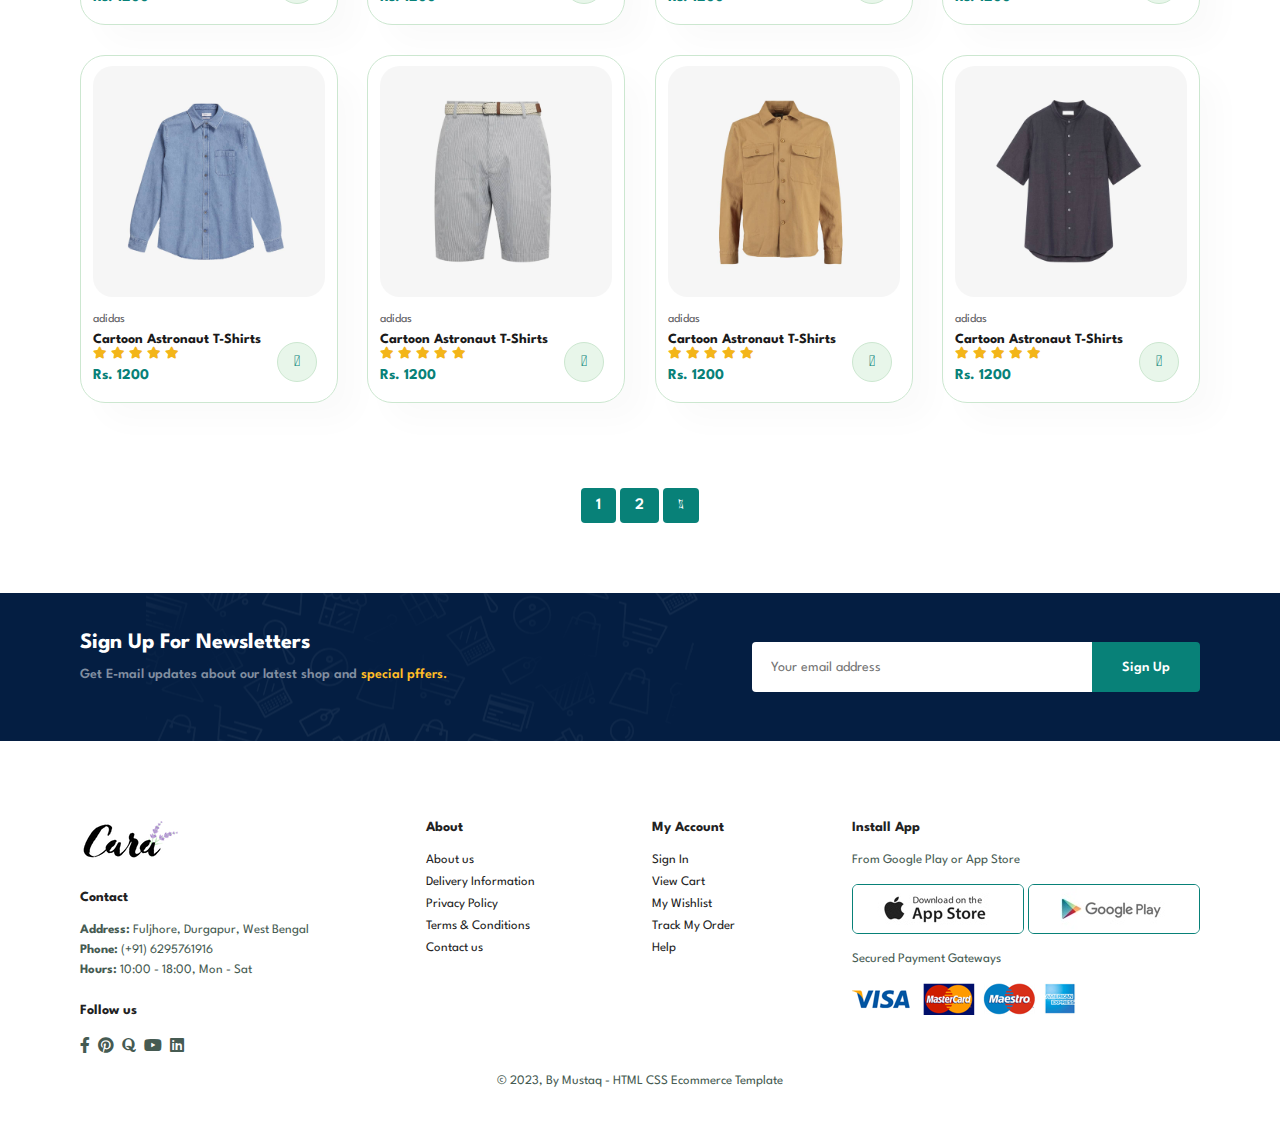
<file: shop.html>
<!DOCTYPE html>
<html lang="en">

    <head>
        <meta charset="UTF-8">
        <meta http-equiv="X-UA-Compatible" content="IE=edge">
        <meta name="viewport" content="width=device-width, initial-scale=1.0">
        <title>Tech2etc Ecommerce Tutorial</title>
        <link rel="stylesheet" href="https://pro.fontawesome.com/releases/v5.10.0/css/all.css" />
        <link rel="stylesheet" href="style.css">
    </head>

    <body>

        <section id="header">
            <a href="#"><img src="img/logo.png" class="logo" alt=""></a>

            <div>
                <ul id="navbar">
                    <li><a href="index.html">Home</a></li>
                    <li><a class="active" href="shop.html">Shop</a></li>
                    <li><a href="blog.html">Blog</a></li>
                    <li><a href="about.html">About</a></li>
                    <li><a href="contact.html">Contact</a></li>
                    <li id="lg-bag"><a href="cart.html"><i class="far fa-shopping-bag"></i></a></li>
                    <a href="#" id="close"><i class="far fa-times"></i></a>
                </ul>
            </div>
            <div id="mobile">
                <a href="cart.html"><i class="far fa-shopping-bag"></i></a>
                <i id="bar" class="fas fa-outdent"></i>
            </div>
        </section>

        <section id="page-header">
            <h2>#stayfacinated</h2>
            <p>Save more with coupons & upto 70%off! </p>
        </section>

        <section id="product1" class="section-p1">
            <div class="pro-container">
                <div class="pro" onclick="window.location.href='sproduct.html';">
                    <img src="img/products/f1.jpg" alt="">
                    <div class="des">
                        <span>adidas</span>
                        <h5>Cartoon Astronaut T-Shirts</h5>
                        <div class="star">
                            <i class="fas fa-star"></i>
                            <i class="fas fa-star"></i>
                            <i class="fas fa-star"></i>
                            <i class="fas fa-star"></i>
                            <i class="fas fa-star"></i>
                        </div>
                        <h4>Rs. 1200</h4>
                    </div>
                    <a href="#"><i class="fal fa-shopping-cart cart"></i></a>
                </div>
                <div class="pro">
                    <img src="img/products/f2.jpg" alt="">
                    <div class="des">     
                        <span>adidas</span>
                        <h5>Cartoon Astronaut T-Shirts</h5>
                        <div class="star">
                            <i class="fas fa-star"></i>
                            <i class="fas fa-star"></i>
                            <i class="fas fa-star"></i>
                            <i class="fas fa-star"></i>
                            <i class="fas fa-star"></i>
                        </div>
                        <h4>Rs. 1200</h4>
                    </div>
                    <a href="#"><i class="fal fa-shopping-cart cart"></i></a>
                </div>
                <div class="pro">
                    <img src="img/products/f3.jpg" alt="">
                    <div class="des">
                        <span>adidas</span>
                        <h5>Cartoon Astronaut T-Shirts</h5>
                        <div class="star">
                            <i class="fas fa-star"></i>
                            <i class="fas fa-star"></i>
                            <i class="fas fa-star"></i>
                            <i class="fas fa-star"></i>
                            <i class="fas fa-star"></i>
                        </div>
                        <h4>Rs. 1200</h4>
                    </div>
                    <a href="#"><i class="fal fa-shopping-cart cart"></i></a>
                </div>
                <div class="pro">
                    <img src="img/products/f4.jpg" alt="">
                    <div class="des">
                        <span>adidas</span>
                        <h5>Cartoon Astronaut T-Shirts</h5>
                        <div class="star">
                            <i class="fas fa-star"></i>
                            <i class="fas fa-star"></i>
                            <i class="fas fa-star"></i>
                            <i class="fas fa-star"></i>
                            <i class="fas fa-star"></i>
                        </div>
                        <h4>Rs. 1200</h4>
                    </div>
                    <a href="#"><i class="fal fa-shopping-cart cart"></i></a>
                </div>
                <div class="pro">
                    <img src="img/products/f5.jpg" alt="">
                    <div class="des">
                        <span>adidas</span>
                        <h5>Cartoon Astronaut T-Shirts</h5>
                        <div class="star">
                            <i class="fas fa-star"></i>
                            <i class="fas fa-star"></i>
                            <i class="fas fa-star"></i>
                            <i class="fas fa-star"></i>
                            <i class="fas fa-star"></i>
                        </div>
                        <h4>Rs. 1200</h4>
                    </div>
                    <a href="#"><i class="fal fa-shopping-cart cart"></i></a>
                </div>
                <div class="pro">
                    <img src="img/products/f6.jpg" alt="">
                    <div class="des">
                        <span>adidas</span>
                        <h5>Cartoon Astronaut T-Shirts</h5>
                        <div class="star">
                            <i class="fas fa-star"></i>
                            <i class="fas fa-star"></i>
                            <i class="fas fa-star"></i>
                            <i class="fas fa-star"></i>
                            <i class="fas fa-star"></i>
                        </div>
                        <h4>Rs. 1200</h4>
                    </div>
                    <a href="#"><i class="fal fa-shopping-cart cart"></i></a>
                </div>
                <div class="pro">
                    <img src="img/products/f7.jpg" alt="">
                    <div class="des">
                        <span>adidas</span>
                        <h5>Cartoon Astronaut T-Shirts</h5>
                        <div class="star">
                            <i class="fas fa-star"></i>
                            <i class="fas fa-star"></i>
                            <i class="fas fa-star"></i>
                            <i class="fas fa-star"></i>
                            <i class="fas fa-star"></i>
                        </div>
                        <h4>Rs. 1200</h4>
                    </div>
                    <a href="#"><i class="fal fa-shopping-cart cart"></i></a>
                </div>
                <div class="pro">
                    <img src="img/products/f8.jpg" alt="">
                    <div class="des">
                        <span>adidas</span>
                        <h5>Cartoon Astronaut T-Shirts</h5>
                        <div class="star">
                            <i class="fas fa-star"></i>
                            <i class="fas fa-star"></i>
                            <i class="fas fa-star"></i>
                            <i class="fas fa-star"></i>
                            <i class="fas fa-star"></i>
                        </div>
                        <h4>Rs. 1200</h4>
                    </div>
                    <a href="#"><i class="fal fa-shopping-cart cart"></i></a>
                </div> 
            
                <div class="pro"> 
                    <img src="img/products/n1.jpg" alt="">
                    <div class="des">
                        <span>adidas</span>
                        <h5>Cartoon Astronaut T-Shirts</h5>
                        <div class="star">
                            <i class="fas fa-star"></i>
                            <i class="fas fa-star"></i>
                            <i class="fas fa-star"></i>
                            <i class="fas fa-star"></i>
                            <i class="fas fa-star"></i>
                        </div>
                        <h4>Rs. 1200</h4>
                    </div>
                    <a href="#"><i class="fal fa-shopping-cart cart"></i></a>
                </div>
                <div class="pro">
                    <img src="img/products/n2.jpg" alt="">
                    <div class="des">
                        <span>adidas</span>
                        <h5>Cartoon Astronaut T-Shirts</h5>
                        <div class="star">
                            <i class="fas fa-star"></i>
                            <i class="fas fa-star"></i>
                            <i class="fas fa-star"></i>
                            <i class="fas fa-star"></i>
                            <i class="fas fa-star"></i>
                        </div>
                        <h4>Rs. 1200</h4>
                    </div>
                    <a href="#"><i class="fal fa-shopping-cart cart"></i></a>
                </div>
                <div class="pro">
                    <img src="img/products/n3.jpg" alt="">
                    <div class="des">
                        <span>adidas</span>
                        <h5>Cartoon Astronaut T-Shirts</h5>
                        <div class="star">
                            <i class="fas fa-star"></i>
                            <i class="fas fa-star"></i>
                            <i class="fas fa-star"></i>
                            <i class="fas fa-star"></i>
                            <i class="fas fa-star"></i>
                        </div>
                        <h4>Rs. 1200</h4>
                    </div>
                    <a href="#"><i class="fal fa-shopping-cart cart"></i></a>
                </div>
                <div class="pro">
                    <img src="img/products/n4.jpg" alt="">
                    <div class="des">
                        <span>adidas</span>
                        <h5>Cartoon Astronaut T-Shirts</h5>
                        <div class="star">
                            <i class="fas fa-star"></i>
                            <i class="fas fa-star"></i>
                            <i class="fas fa-star"></i>
                            <i class="fas fa-star"></i>
                            <i class="fas fa-star"></i>
                        </div>
                        <h4>Rs. 1200</h4>
                    </div>
                    <a href="#"><i class="fal fa-shopping-cart cart"></i></a>
                </div>
                <div class="pro">
                    <img src="img/products/n5.jpg" alt="">
                    <div class="des">
                        <span>adidas</span>
                        <h5>Cartoon Astronaut T-Shirts</h5>
                        <div class="star">
                            <i class="fas fa-star"></i>
                            <i class="fas fa-star"></i>
                            <i class="fas fa-star"></i>
                            <i class="fas fa-star"></i>
                            <i class="fas fa-star"></i>
                        </div>
                        <h4>Rs. 1200</h4>
                    </div>
                    <a href="#"><i class="fal fa-shopping-cart cart"></i></a>
                </div>
                <div class="pro">
                    <img src="img/products/n6.jpg" alt="">
                    <div class="des">
                        <span>adidas</span>
                        <h5>Cartoon Astronaut T-Shirts</h5>
                        <div class="star">
                            <i class="fas fa-star"></i>
                            <i class="fas fa-star"></i>
                            <i class="fas fa-star"></i>
                            <i class="fas fa-star"></i>
                            <i class="fas fa-star"></i>
                        </div>
                        <h4>Rs. 1200</h4>
                    </div>
                    <a href="#"><i class="fal fa-shopping-cart cart"></i></a>
                </div>
                <div class="pro">
                    <img src="img/products/n7.jpg" alt="">
                    <div class="des">
                        <span>adidas</span>
                        <h5>Cartoon Astronaut T-Shirts</h5>
                        <div class="star">
                            <i class="fas fa-star"></i>
                            <i class="fas fa-star"></i>
                            <i class="fas fa-star"></i>
                            <i class="fas fa-star"></i>
                            <i class="fas fa-star"></i>
                        </div>
                        <h4>Rs. 1200</h4>
                    </div>
                    <a href="#"><i class="fal fa-shopping-cart cart"></i></a>
                </div>
                <div class="pro">
                    <img src="img/products/n8.jpg" alt="">
                    <div class="des">
                        <span>adidas</span>
                        <h5>Cartoon Astronaut T-Shirts</h5>
                        <div class="star">
                            <i class="fas fa-star"></i>
                            <i class="fas fa-star"></i>
                            <i class="fas fa-star"></i>
                            <i class="fas fa-star"></i>
                            <i class="fas fa-star"></i>
                        </div>
                        <h4>Rs. 1200</h4>
                    </div>
                    <a href="#"><i class="fal fa-shopping-cart cart"></i></a>
                </div> 
            </div>
        </section> 

        <section id="pagination" class="section-p1">
            <a href="#">1</a>
            <a href="#">2</a>
            <a href="#"><i class="fal fa-long-arrow-alt-right"></i></a>
        </section>

        <section id="newsletter" class="section-p1 section-m1">
            <div class="newstext">
                <h4>Sign Up For Newsletters</h4>
                <p>Get E-mail updates about our latest shop and <span>special pffers.</span></p>
            </div>
            <div class="form">
                <input type="text" placeholder="Your email address">
                <button class="normal">Sign Up</button>
            </div>
        </section>

        <footer class="section-p1">
            <div class="col">
                <img class="logo" src="img/logo.png" alt="">
                <h4>Contact</h4>
                <p><strong>Address:</strong> Fuljhore, Durgapur, West Bengal</p>
                <p><strong>Phone:</strong> (+91) 6295761916</p>
                <p><strong>Hours:</strong> 10:00 - 18:00, Mon - Sat</p>
                <div class="follow">
                    <h4>Follow us</h4>
                    <div class="icon">
                        <i class="fab fa-facebook-f"></i>
                        <i class="fab fa-pinterest"></i>
                        <i class="fab fa-quora"></i>
                        <i class="fab fa-youtube"></i>
                        <i class="fab fa-linkedin"></i>
                    </div>
                </div>
            </div>

            <div class="col">
                <h4>About</h4>
                <a href="#">About us</a>
                <a href="#">Delivery Information</a>
                <a href="#">Privacy Policy</a>
                <a href="#">Terms & Conditions</a>
                <a href="#">Contact us</a>
            </div>

            <div class="col">
                <h4>My Account</h4>
                <a href="#">Sign In</a>
                <a href="#">View Cart</a>
                <a href="#">My Wishlist</a>
                <a href="#">Track My Order</a>
                <a href="#">Help</a>
            </div>

            <div class="col install">
                <h4>Install App</h4>
                <p>From Google Play or App Store</p>
                <div class="row">
                    <img src="img/pay/app.jpg" alt="">
                    <img src="img/pay/play.jpg" alt="">
                </div>
                <p>Secured Payment Gateways </p>
                <img src="img/pay/pay.png" alt="">
            </div>

            <div class="copyright">
                <p>© 2023, By Mustaq - HTML CSS Ecommerce Template</p>
            </div>
        </footer>



        <script src="script.js"></script>
    </body>

</html>
</file>
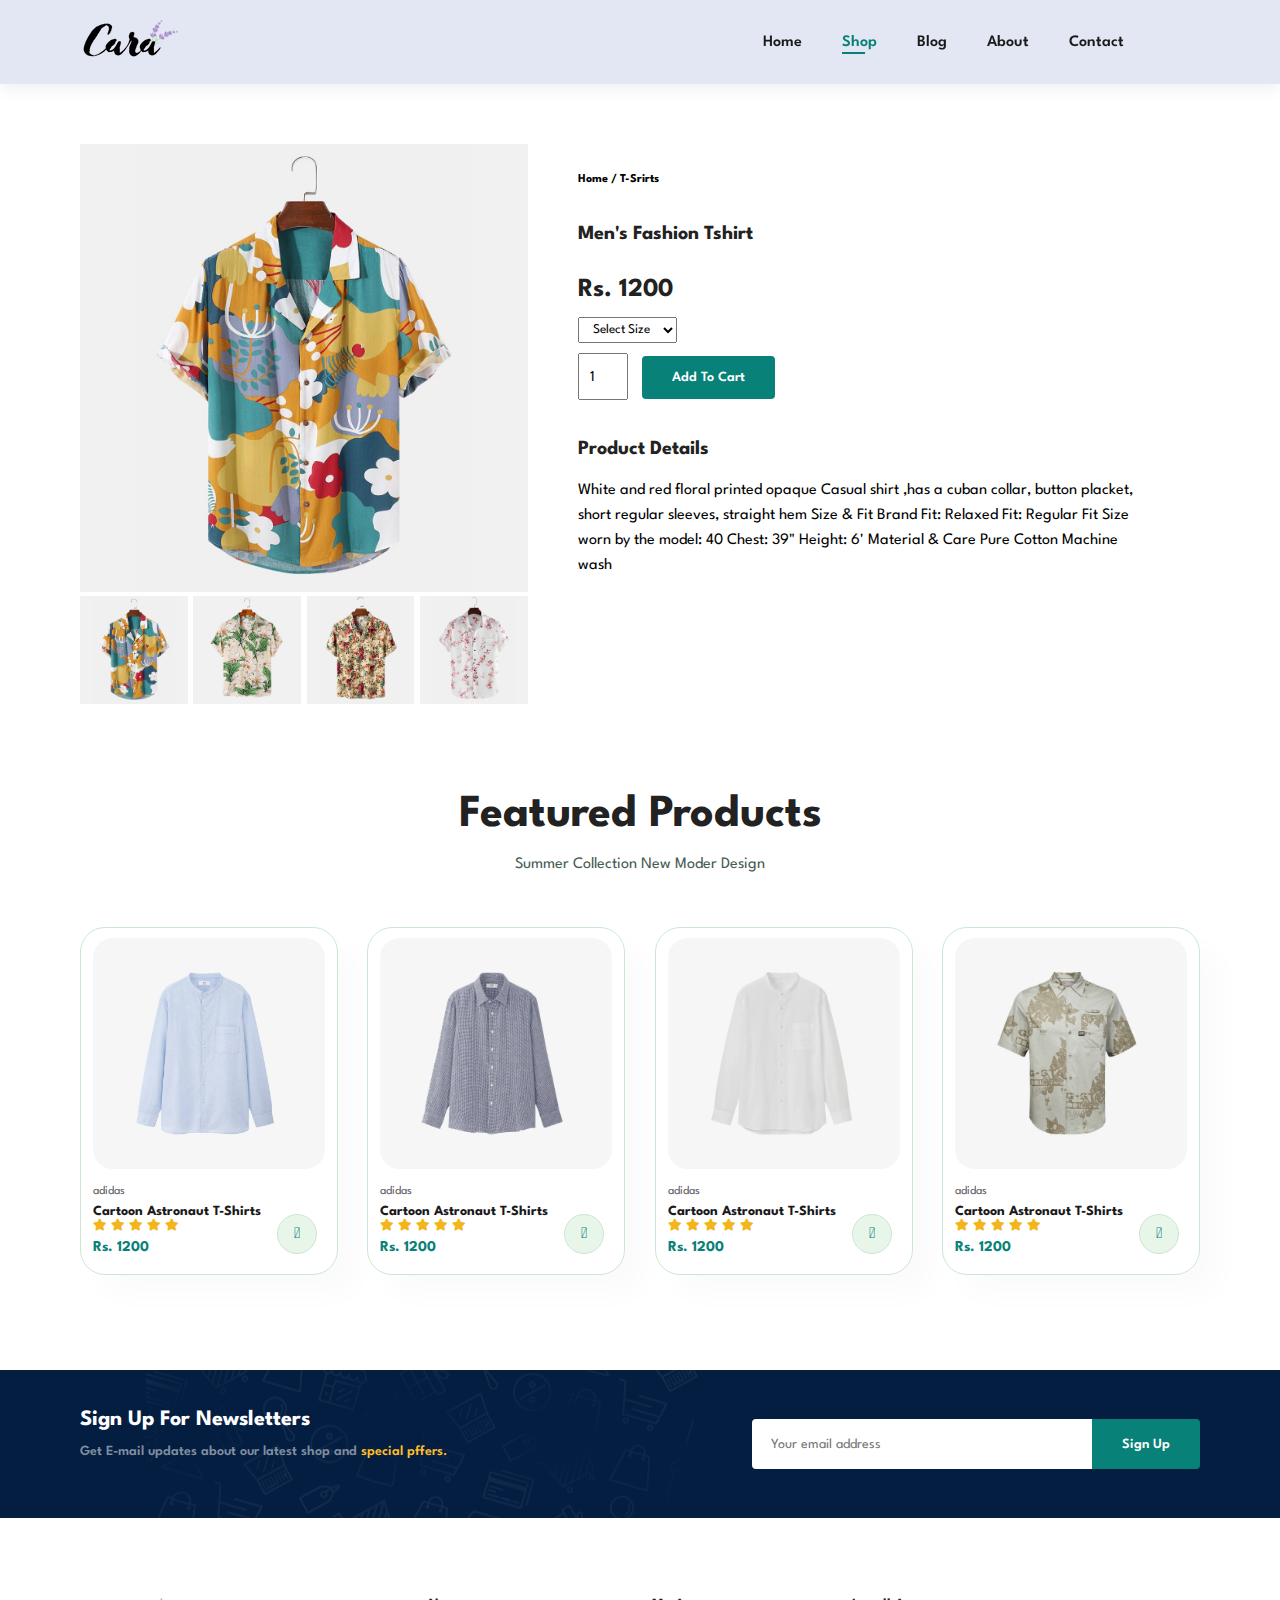
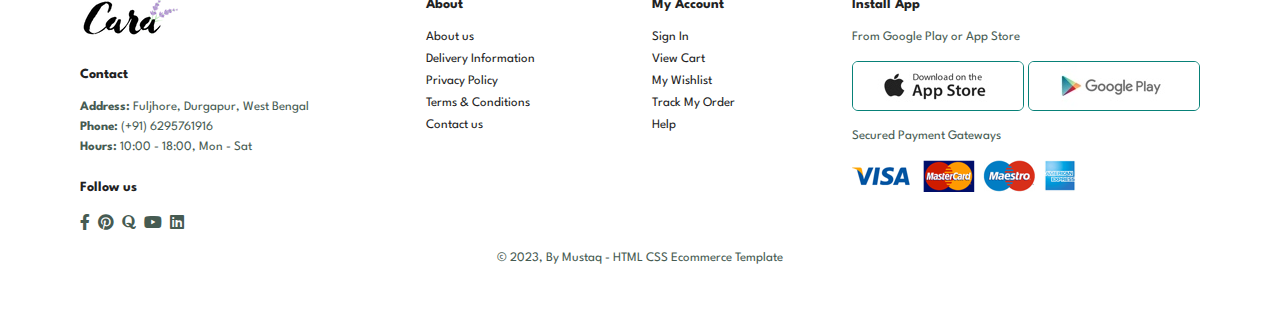
<file: sproduct.html>
<!DOCTYPE html>
<html lang="en">

    <head>
        <meta charset="UTF-8">
        <meta http-equiv="X-UA-Compatible" content="IE=edge">
        <meta name="viewport" content="width=device-width, initial-scale=1.0">
        <title>Tech2etc Ecommerce Tutorial</title>
        <link rel="stylesheet" href="https://pro.fontawesome.com/releases/v5.10.0/css/all.css" />
        <link rel="stylesheet" href="style.css">
    </head>

    <body>

        <section id="header">
            <a href="#"><img src="img/logo.png" class="logo" alt=""></a>

            <div>
                <ul id="navbar">
                    <li><a href="index.html">Home</a></li>
                    <li><a class="active" href="shop.html">Shop</a></li>
                    <li><a href="blog.html">Blog</a></li>
                    <li><a href="about.html">About</a></li>
                    <li><a href="contact.html">Contact</a></li>
                    <li id="lg-bag"><a href="cart.html"><i class="far fa-shopping-bag"></i></a></li>
                    <a href="#" id="close"><i class="far fa-times"></i></a>
                </ul>
            </div>
            <div id="mobile">
                <a href="cart.html"><i class="far fa-shopping-bag"></i></a>
                <i id="bar" class="fas fa-outdent"></i>
            </div>
        </section>

        <section id="prodetails" class="section-p1">
            <div class="single-pro-image">
                <img src="img/products/f1.jpg" width="100%" id="MainImg" alt="">

                <div class="small-img-group">
                    <div class="small-img-col">
                        <img src="img/products/f1.jpg" width="100%" class="small-img" alt="">
                    </div>
                    <div class="small-img-col">
                        <img src="img/products/f2.jpg" width="100%" class="small-img" alt="">
                    </div>
                    <div class="small-img-col">
                        <img src="img/products/f3.jpg" width="100%" class="small-img" alt="">
                    </div>
                    <div class="small-img-col">
                        <img src="img/products/f4.jpg" width="100%" class="small-img" alt="">
                    </div>
                </div>
            </div>

            <div class="single-pro-details">
                <h6>Home / T-Srirts</h6>
                <h4>Men's Fashion Tshirt</h4>
                <h2>Rs. 1200</h2>
                <select>
                    <option>Select Size</option>
                    <option>S</option>
                    <option>M</option>
                    <option>L</option>
                    <option>XL</option>
                    <option>XXL</option>
                    <option>3XL</option>
                </select>
                <input type="number" value="1">
                <button class="normal">Add To Cart</button>
                <h4>Product Details</h4>
                <span>White and red floral printed opaque Casual shirt ,has a cuban collar, button placket, short regular sleeves, straight hem

                    Size & Fit
                    Brand Fit: Relaxed
                    Fit: Regular Fit
                    Size worn by the model: 40
                    Chest: 39"
                    Height: 6'
                    
                    Material & Care
                    Pure Cotton 
                    Machine wash</span>
            </div>
        </section>

        <section id="product1" class="section-p1">
            <h2>Featured Products</h2>
            <p>Summer Collection New Moder Design</p>
            <div class="pro-container">
                <div class="pro"> 
                    <img src="img/products/n1.jpg" alt="">
                    <div class="des">
                        <span>adidas</span>
                        <h5>Cartoon Astronaut T-Shirts</h5>
                        <div class="star">
                            <i class="fas fa-star"></i>
                            <i class="fas fa-star"></i>
                            <i class="fas fa-star"></i>
                            <i class="fas fa-star"></i>
                            <i class="fas fa-star"></i>
                        </div>
                        <h4>Rs. 1200</h4>
                    </div>
                    <a href="#"><i class="fal fa-shopping-cart cart"></i></a>
                </div>
                <div class="pro">
                    <img src="img/products/n2.jpg" alt="">
                    <div class="des">
                        <span>adidas</span>
                        <h5>Cartoon Astronaut T-Shirts</h5>
                        <div class="star">
                            <i class="fas fa-star"></i>
                            <i class="fas fa-star"></i>
                            <i class="fas fa-star"></i>
                            <i class="fas fa-star"></i>
                            <i class="fas fa-star"></i>
                        </div>
                        <h4>Rs. 1200</h4>
                    </div>
                    <a href="#"><i class="fal fa-shopping-cart cart"></i></a>
                </div>
                <div class="pro">
                    <img src="img/products/n3.jpg" alt="">
                    <div class="des">
                        <span>adidas</span>
                        <h5>Cartoon Astronaut T-Shirts</h5>
                        <div class="star">
                            <i class="fas fa-star"></i>
                            <i class="fas fa-star"></i>
                            <i class="fas fa-star"></i>
                            <i class="fas fa-star"></i>
                            <i class="fas fa-star"></i>
                        </div>
                        <h4>Rs. 1200</h4>
                    </div>
                    <a href="#"><i class="fal fa-shopping-cart cart"></i></a>
                </div>
                <div class="pro">
                    <img src="img/products/n4.jpg" alt="">
                    <div class="des">
                        <span>adidas</span>
                        <h5>Cartoon Astronaut T-Shirts</h5>
                        <div class="star">
                            <i class="fas fa-star"></i>
                            <i class="fas fa-star"></i>
                            <i class="fas fa-star"></i>
                            <i class="fas fa-star"></i>
                            <i class="fas fa-star"></i>
                        </div>
                        <h4>Rs. 1200</h4>
                    </div>
                    <a href="#"><i class="fal fa-shopping-cart cart"></i></a>
                </div> 
            </div>
        </section> 

        <section id="newsletter" class="section-p1 section-m1">
            <div class="newstext">
                <h4>Sign Up For Newsletters</h4>
                <p>Get E-mail updates about our latest shop and <span>special pffers.</span></p>
            </div>
            <div class="form">
                <input type="text" placeholder="Your email address">
                <button class="normal">Sign Up</button>
            </div>
        </section>

        <footer class="section-p1">
            <div class="col">
                <img class="logo" src="img/logo.png" alt="">
                <h4>Contact</h4>
                <p><strong>Address:</strong> Fuljhore, Durgapur, West Bengal</p>
                <p><strong>Phone:</strong> (+91) 6295761916</p>
                <p><strong>Hours:</strong> 10:00 - 18:00, Mon - Sat</p>
                <div class="follow">
                    <h4>Follow us</h4>
                    <div class="icon">
                        <i class="fab fa-facebook-f"></i>
                        <i class="fab fa-pinterest"></i>
                        <i class="fab fa-quora"></i>
                        <i class="fab fa-youtube"></i>
                        <i class="fab fa-linkedin"></i>
                    </div>
                </div>
            </div>

            <div class="col">
                <h4>About</h4>
                <a href="#">About us</a>
                <a href="#">Delivery Information</a>
                <a href="#">Privacy Policy</a>
                <a href="#">Terms & Conditions</a>
                <a href="#">Contact us</a>
            </div>

            <div class="col">
                <h4>My Account</h4>
                <a href="#">Sign In</a>
                <a href="#">View Cart</a>
                <a href="#">My Wishlist</a>
                <a href="#">Track My Order</a>
                <a href="#">Help</a>
            </div>

            <div class="col install">
                <h4>Install App</h4>
                <p>From Google Play or App Store</p>
                <div class="row">
                    <img src="img/pay/app.jpg" alt="">
                    <img src="img/pay/play.jpg" alt="">
                </div>
                <p>Secured Payment Gateways </p>
                <img src="img/pay/pay.png" alt="">
            </div>

            <div class="copyright">
                <p>© 2023, By Mustaq - HTML CSS Ecommerce Template</p>
            </div>
        </footer>

        <script>
            var MainImg = document.getElementById("MainImg");
            var smallimg = document.getElementsByClassName("small-img");

            smallimg[0].onclick = function() {
                MainImg.src = smallimg[0].src;
            }
            smallimg[1].onclick = function() {
                MainImg.src = smallimg[1].src;
            }
            smallimg[2].onclick = function() {
                MainImg.src = smallimg[2].src;
            }
            smallimg[3].onclick = function() {
                MainImg.src = smallimg[3].src;
            }
        </script>



        <script src="script.js"></script>
    </body>

</html>
</file>
<file: style.css>
@import url("https://fonts.googleapis.com/css2?family=Spartan:wght@100;200;300;400;500;600;700;800;900&display=swap");
* {
  margin: 0;
  padding: 0;
  box-sizing: border-box;
  font-family: "Spartan", sans-serif;
}

html {
  scroll-behavior: smooth;
}

/* Global Styles */

h1 {
  font-size: 50px;
  line-height: 64px;
  color: #222;
}

h2 {
  font-size: 46px;
  line-height: 54px;
  color: #222;
}

h4 {
  font-size: 20px;
  color: #222;
}

h6 {
  font-weight: 700;
  font-size: 12px;
}

p {
  font-size: 16px;
  color: #465b52;
  margin: 15px 0 20px 0;
}

.section-p1 {
  padding: 40px 80px;
}

.section-m1 {
  margin: 40px 0;
}

button.normal {
  font-size: 14px;
  font-weight: 600;
  padding: 15px 30px;
  color: #000;
  background-color: #fff;
  border-radius: 4px;
  cursor: pointer;
  border: none;
  outline: none;
  transition: 0.2s;
}

button.white {
  font-size: 13px;
  font-weight: 600;
  padding: 11px 18px;
  color: #fff;
  background-color: transparent;
  cursor: pointer;
  border: 1px solid #fff;
  outline: none;
  transition: 0.2s;
}

body {
  width: 100%;
}


#header {
  display: flex;
  align-items: center;
  justify-content: space-between;
  padding: 20px 80px;
  background-color: #E3E6F3;
  box-shadow: 0 5px 15px rgba(0, 0, 0, 0.06);
  z-index: 999;
  position: sticky;
  top: 0;
  left: 0;
}

#navbar {
  display: flex;
  align-items: center;
  justify-content: center;
}

#navbar li {
  list-style: none;
  padding: 0 20px;
  position: relative;
}

#navbar li a {
  text-decoration: none;
  font-size: 16px;
  font-weight: 600;
  color: #1a1a1a;
  transition: 0.3s ease;
}

#navbar li a:hover,
#navbar li a.active {
  color: #088178;
}

#navbar li a.active::after,
#navbar li a:hover::after {
  content: "";
  width: 30%;
  height: 2px;
  background: #088178;
  position: absolute;
  bottom: -4px;
  left: 20px;
}

#mobile {
  display: none;
  align-items: center;
}

#close {
  display: none; 
}


#hero {
  background-image: url("img/hero4.png");
  height: 90vh;
  width: 100%;
  background-size: cover;
  background-position: top 25% right 0;
  padding: 0 80px;
  display: flex;
  flex-direction: column;
  align-items: flex-start;
  justify-content: center;
}

#hero h4 {
  padding-bottom: 15px;
}

#hero h1 {
  color: #088178;
}

#hero button {
  background-image: url("img/button.png");
  background-color: transparent;
  color: #088178;
  border: 0;
  padding: 14px 80px 14px 65px;
  background-repeat: no-repeat;
  cursor: pointer;
  font-weight: 700;
  font-size: 15px;
}

#feature {
  display: flex;
  align-items: center;
  justify-content: space-between;
  flex-wrap: wrap;
}

#feature .fe-box {
  width: 180px;
  text-align: center;
  padding: 25px 15px;
  box-shadow: 20px 20px 34px rgba(0, 0, 0, 0.03);
  border: 1px solid #cce7d0;
  border-radius: 4px;
  margin: 15px 0;
}

#feature .fe-box:hover {
  box-shadow: 10px 10px 54px rgba(70, 62, 221, 0.1);  
}

#feature .fe-box img {
  width: 100%;
  margin-bottom: 10px;
}

#feature .fe-box h6 {
  display: inline-block;
  padding: 9px 8px 6px 8px;
  line-height: 1;
  border-radius: 4px;
  color: #088178;
  background-color: #fddde4;
}

#feature .fe-box:nth-child(2) h6{
  background-color: #cdebbc;
}

#feature .fe-box:nth-child(3) h6 {
  background-color: #d1e8f2;
}

#feature .fe-box:nth-child(4) h6 {
  background-color: #cdd4f8;
}

#feature .fe-box:nth-child(5) h6{
  background-color: #f6dbf6;
}

#feature .fe-box:nth-child(6) h6 {
  background-color: #fff2e5;
}

#product1 {
  text-align: center;
}

#product1 .pro-container {
  display: flex;
  justify-content: space-between;
  padding-top: 20px;
  flex-wrap: wrap;
}

#product1 .pro {
  width: 23%;
  min-width: 250px;
  padding: 10px 12px;
  border: 1px solid #cce7d0;
  border-radius: 25px;
  cursor: pointer;
  box-shadow: 20px 20px 30px rgba(0, 0, 0, 0.02);
  margin: 15px 0;
  transition: 0.2s ease;
  position: relative;
}

#product1 .pro:hover {
  box-shadow: 20px 20px 30px rgba(0, 0, 0, 0.06);
}

#product1 .pro img {
  width: 100%;
  border-radius: 20px;
}

#product1 .pro .des {
  text-align: start;
  padding: 10px 0;
}

#product1 .pro .des span {
  color: #606063;
  font-size: 12px;
}

#product1 .pro .des h5 {
  padding-top: 7px;
  color: #1a1a1a;
  font-size: 14px;
}

#product1 .pro .des i {
  font-size: 12px;
  color: rgb(243, 181, 25);
}

#product1 .pro .des h4 {
  padding-top: 7px;
  font-size: 15px;
  font-weight: 700;
  color: #088178;
}

#product1 .pro .cart {
  width: 40px;
  height: 40px;
  line-height: 40px;
  border-radius: 50px;
  background-color: #e8f6ea;
  font-weight: 500;
  color: #088178;
  border: 1px solid #cce7d0;
  position: absolute;
  bottom: 20px;
  right: 20px;
}

#banner {
  display: flex;
  flex-direction: column;
  justify-content: center;
  align-items: center;
  text-align: center;
  background-image: url("img/banner/b2.jpg");
  width: 100%;
  height: 40vh;
  background-size: cover;
  background-position: center;
}

#banner h4 {
  color: #fff;
  font-size: 16px;
}

#banner h2 {
  color: #fff;
  font-size: 30px;
  padding: 10px 0;
}

#banner h2 span {
  color: #ef3636;
}

#banner button:hover {
  background: #088178;
  color: #fff;
}

#sm-banner {
  display: flex;
  justify-content: space-between;
  flex-wrap: wrap;
}

#sm-banner .banner-box {
  display: flex;
  flex-direction: column;
  justify-content: center;
  align-items: flex-start;
  background-image: url("img/banner/b17.jpg");
  min-width: 665px;   /*580px*/
  height: 50vh;
  background-size: cover;
  background-position: center;
  padding: 30px;
}

#sm-banner .banner-box2 {
  background-image: url("img/banner/b10.jpg"); 
}

#sm-banner h4 {
  color: #fff;
  font-size: 20px;
  font-weight: 300;
}

#sm-banner h2 {
  color: #fff;
  font-size: 28px;
  font-weight: 800;
}

#sm-banner span {
  color: #fff;
  font-size: 14px;
  font-weight: 500;
  padding-bottom: 15px;
}

#sm-banner .banner-box:hover button {
  background: #088178;
  border: 1px solid #088178;
}

#banner3 {
  display: flex;
  justify-content: space-between;
  flex-wrap: wrap;
  padding: 0 80px;
}

#banner3 .banner-box {
  display: flex;
  flex-direction: column;
  justify-content: center;
  align-items: flex-start;
  background-image: url("img/banner/b7.jpg");
  min-width: 30%;
  height: 30vh;
  background-size: cover;
  background-position: center;
  padding: 20px;
  margin-bottom: 20px;
}

#banner3 .banner-box2 {
  background-image: url("img/banner/b4.jpg");
}

#banner3 .banner-box3 {
  background-image: url("img/banner/b18.jpg");
}

#banner3 .banner-box3 h3{
  color: #fff;
}

#banner3 h2 {
  color: #fff;
  font-weight: 900;
  font-size: 22px;
}

#banner3 h3 {
  color: #ec544e;
  font-weight: 800;
  font-size: 15px;
}

#newsletter {
  display: flex;
  justify-content: space-between;
  flex-wrap: wrap;
  align-items: center;
  background-image: url("img/banner/b14.png");
  background-repeat: no-repeat;
  background-position: 20% 30%;
  background-color: #041e42;
}

#newsletter h4 {
  font-size: 22px;
  font-weight: 700;
  color: #fff;
}

#newsletter p {
  font-size: 14px;
  font-weight: 600;
  color: #818ea0;
}

#newsletter p span {
  color: #ffbd27;
}

#newsletter .form {
  display: flex;
  width: 40%;
}

#newsletter input {
  height: 3.125rem;
  padding: 0 1.25em;
  font-size: 14px;
  width: 100%;
  border: 1px solid transparent;
  border-radius: 4px;
  outline: none;
  border-top-right-radius: 0;
  border-bottom-right-radius: 0;
}

#newsletter button {
  background-color: #088178;
  color: #fff;
  white-space: nowrap;
  border-top-left-radius: 0;
  border-bottom-left-radius: 0;
}

footer {
  display: flex;
  flex-wrap: wrap;
  justify-content: space-between;
} 

footer .col {
  display: flex;
  flex-direction: column;
  align-items: flex-start;
  margin-bottom: 20px; 
} 

footer .logo {
  margin-bottom: 30px;
}

footer h4 {
  font-size: 14px;
  padding-bottom: 20px;
}

footer p {
  font-size: 13px;
  margin: 0 0 8px 0;
}

footer a {
  font-size: 13px;
  text-decoration: none;
  color: #222;
  margin-bottom: 10px;
}

footer .follow {
  margin-top: 20px;
}

footer .follow i {
  color: #465b52;
  padding-right: 4px;
  cursor: pointer;
}

footer .install .row img {
  border: 1px solid #088178;
  border-radius: 6px;
}

footer .install img {
  margin: 10px 0 15px 0;
}

footer .follow i:hover,
footer a:hover {
  color: #088178;
}

footer .copyright {
  width: 100%;
  text-align: center;
}

/* Shop Page */
#page-header {
  background-image: url(img/banner/b1.jpg);
  width: 100%;
  height: 40vh;
  background-size: cover;
  display: flex;
  justify-content: center;
  text-align: center; 
  flex-direction: column;
  padding: 14px;
}

#page-header h2,
#page-header p {
  color: #fff;
}

#pagination {
  text-align: center;
}

#pagination a{
  text-decoration: none;
  background-color: #088178;
  padding: 10px 15px;
  border-radius: 4px;
  color: #fff;
  font-weight: 600;
}

#pagination a i {
  font-size: 15px;
  font-weight: 600;
}

/* Single Product */
#prodetails {
  display: flex;
  margin-top: 20px;
}
#prodetails .single-pro-image {
  width: 40%;
  margin-right: 50px;
}

.small-img-group {
  display: flex;
  justify-content: space-between;
}

.small-img-col {
  flex-basis: 24%;
  cursor: pointer;
}

#prodetails .single-pro-details {
  width: 50%;
  padding-top: 30px;
}

#prodetails .single-pro-details h4 {
  padding: 40px 0 20px 0;
}

#prodetails .single-pro-details h2 {
  font-size: 26px;
}

#prodetails .single-pro-details select {
  display: block;
  padding: 5px 10px;
  margin-bottom: 10px;
}

#prodetails .single-pro-details input {
  width: 50px;
  height: 47px;
  padding-left: 10px;
  font-size: 15px;
  margin-right: 10px;
}

#prodetails .single-pro-details input:focus {
  outline: none;
}

#prodetails .single-pro-details button {
  background: #088178;
  color: #fff;
}

#prodetails .single-pro-details span {
  line-height: 25px;
}

/* Blog Page */
#page-header.blog-header {
  background-image: url("img/banner/b19.jpg");
}

#blog {
  padding: 150px 150px 0 150px;
}

#blog .blog-box {
  display: flex;
  align-items: center;
  width: 100%;
  position: relative;
  padding-bottom: 90px;
}

#blog .blog-img {
  width: 50%;
  margin-right: 40px;
}

#blog img {
  width: 100%;
  height: 300px;
  object-fit: cover;
}

#blog .blog-details {
  width: 50%;
}

#blog .blog-details a {
  text-decoration: none;
  font-size: 11px;
  color: #000;
  font-weight: 700;
  position: relative;
  transition: 0.3s;
}

#blog .blog-details a::after {
  content: "";
  width: 50px;
  height: 1px;
  background-color: #000;
  position: absolute;
  top: 4px;
  right: -60px;
}

#blog .blog-details a:hover {
  color: #088178;
}

#blog .blog-details a:hover::after {
  background-color: #088178;
}

#blog .blog-box h1 {
  position: absolute;
  top: -40px;
  left: 0;
  font-size: 70px;
  font-weight: 700;
  color: #c9cbce;
  z-index: -9;
}

/* About Page */
#page-header.about-header {
  background-image: url("img/about/banner.png");
}

#about-head {
  display: flex;
  align-items: center;
}

#about-head img {
  width: 50%;
  height: auto;
}

#about-head div {
  padding-left: 40px;
}

#about-app {
  text-align: center;
}

#about-app .video {
  width: 70%;
  height: 100%;
  margin: 30px auto 0 auto;
}

#about-app .video video {
  width: 100%;
  height: 100%;
  border-radius: 20px;
}

/* Contact Page */
#contact-details {
  display: flex;
  align-items: center;
  justify-content: space-between;
}

#contact-details .details {
  width: 40%;
}

#contact-details .details span,
#form-details form span {
  font-size: 12px;
}

#contact-details .details h2,
#form-details form h2 {
  font-size: 26px;
  line-height: 35px;
  padding: 20px 0;
}

#contact-details .details h3 {
  font-size: 16px;
  padding-bottom: 15px;
}

#contact-details .details li {
  list-style: none;
  display: flex;
  padding: 10px 0;
}

#contact-details .details li i {
  font-size: 14px;
  padding-right: 22px;
}

#contact-details .details li p{
  margin: 0;
  font-size: 14px;
}

#contact-details .map {
  width: 55%;
  height: 400px;
}

#contact-details .map iframe {
  width: 100%;
  height: 100%;
}

#form-details {
  display: flex;
  justify-content: space-between;
  margin: 30px;
  padding: 80px;
  border: 1px solid #e1e1e1;
}

#form-details form {
  width: 65%;
  display: flex; 
  flex-direction: column;
  align-items: flex-start;
}

#form-details form input,
#form-details form textarea {
  width: 100%;
  padding: 12px 15px;
  outline: none;
  margin-bottom: 20px;
  border: 1px solid #e1e1e1;
}

#form-details form button {
  background-color: #088178;
  color: #fff;
}

#form-details .people div {
  padding-bottom: 25px;
  display: flex;
  align-items: flex-start;
}

#form-details .people div img {
  width: 65px;
  height: 65px;
  object-fit: cover;
  margin-right: 15px; 
}

#form-details .people div p{
  margin: 0;
  font-size: 13px;
  line-height: 25px;
}

#form-details .people div p span {
  display: block;
  font-size: 16px;
  font-weight: 600;
  color: #000;
}

/* Cart Page */
#cart {
  overflow-x: auto;
}

#cart table {
  width: 100%;
  border-collapse: collapse;
  table-layout: fixed;
  white-space: nowrap;
}

#cart table img {
  width: 70px;
}

#cart table td:nth-child(1) {
  width: 100px;
  text-align: center;
}

#cart table td:nth-child(2) {
  width: 150px;
  text-align: center;
}

#cart table td:nth-child(3) {
  width: 250px;
  text-align: center;
}

#cart table td:nth-child(4),
#cart table td:nth-child(5),
#cart table td:nth-child(6) {
  width: 150px;
  text-align: center;
}

#cart table td:nth-child(4) input {
  width: 70px;
  padding: 10px 5px 10px 15px;
}

#cart table thead {
  border: 1px solid #e2e9e1;
  border-left: none;
  border-right: none;
}

#cart table thead td {
  font-weight: 700;
  text-transform: uppercase;
  font-size: 13px;
  padding: 18px 0;
}

#cart table tbody tr td {
  padding-top: 15px;
}

#cart table tbody td {
  font-size: 13px;
}

#cart-add {
  display: flex;
  flex-wrap: wrap;
  justify-content: space-between;
}

#coupon {
  width: 50%;
  margin-bottom: 30px;
}

#coupon h3,
#subtotal h3 {
  padding-bottom: 15px;
}

#coupon input {
  padding: 10px 20px;
  outline: none;
  width: 60%;
  margin-right: 10px;
  border: 1px solid #e2e9e1;
}

#coupon button,
#subtotal button {
  background-color: #088178;
  color: #fff;
  padding: 12px 20px;
}

#subtotal {
  width: 50%;
  margin-bottom: 30px;
  border: 1px solid #e2e9e1;
  padding: 30px;
}

#subtotal table {
  border-collapse: collapse;
  width: 100%;
  margin-bottom: 20px;
}

#subtotal table td {
  width: 50%;
  border: 1px solid #e2e9e1;
  padding: 10px;
  font-size: 13px;
}












/* Start Media Query */
@media (max-width:799px) {
  .section-p1 {
    padding: 40px 40px;
  }
  #navbar {
    display: flex;
    flex-direction: column;
    align-items: flex-start;
    justify-content: flex-start;
    position: fixed;
    top: 0;
    right: -300px;
    height: 100vh;
    width: 300px;
    background-color: #E3E6F3;
    box-shadow: 0 40px 60px rgba(0, 0, 0, 0.1);
    padding: 80px 0 0 10px;
    transition: 0.3s;
  }

  #navbar.active {
    right: 0px;
  }

  #navbar li {
    margin-bottom: 25px;
  }

  #mobile {
    display: flex;
    align-items: center;
  }

  #mobile i{
    color: #1a1a1a;
    font-size: 24px;
    padding-left: 20px;
  }

  #close {
    display: initial;
    position: absolute;
    top: 30px;
    left: 30px;
    color: #222;
    font-size: 24px;
  }

  #lg-bag {
    display: none;
  }
  #hero {
    height: 70vh;
    padding: 0 80px;
    background-position: top 30% right 30%;
  }
  #feature {
    justify-content: center;
  }
  #feature .fe-box {
    margin: 15px 15px;
  }
  #product1 .pro-container {
    justify-content: center;
  }
  #product1 .pro {
    margin: 15px;
  }
  #banner {
    height: 20vh;
  }
  #sm-banner .banner-box {
    min-width: 100%;
    height: 30vh;
  }
  #banner3 {
    padding: 0 40px;
  }
  #banner3 .banner-box {
    width: 28%;
  }
  #newsletter .form {
    width: 70%;
  }

  /* Contact Page */
  #form-details {
    padding: 40px;
  }
  #form-details form {
    width: 50%;
  }
}



@media (max-width: 477px) {
  .section-p1 {
    padding: 20px;  /* :40px */
  }
  #header {
    padding: 10px 30px;
  }
  h1 {
    font-size: 38px;
  }
  h2 {
    font-size: 32px;
  }
  #hero {
    padding: 0 20px;
    background-position: 55%;
  }
  #feature {
    justify-content: space-between;
  }
  #feature .fe-box {
    width: 155px;
    margin: 0 0 15px 0;
  }
  #product1 .pro {
    width: 100%;
  }
  #banner {
    height: 40vh;
  }
  #sm-banner .banner-box {
    height: 33vh;   /* 40vh */
  }
  #sm-banner .banner-box2 {
    margin-top: 20px;
  }
  #banner3 .banner-box {
    width: 100%;
  }
  #newsletter .form {
    width: 100%;
  }
  footer .copyright {
    text-align: start;
  }

  /* Single Product */
  #prodetails {
    display: flex;
    flex-direction: column;
  }
  #prodetails .single-pro-image {
    width: 100%;
    margin-right: 0px;
  }
  #prodetails .single-pro-details {
    width: 100%;
  }

  /* Blog Page */
  #blog {
    padding: 100px 20px 0 20px;
  }
  #blog .blog-box {
    display: flex;
    flex-direction: column;
    align-items: flex-start;
  }
  #blog .blog-img {
    width: 100%;
    margin-right: 0;
    margin-bottom: 30px;
  }
  #blog .blog-details {
    width: 100%;
  }

  /* About Page */

  #about-head {
    flex-direction: column;
  }
  #about-head img {
    width: 100%;
    margin-bottom: 20px;
  }
  #about-head div {
    padding-left: 0;
  }
  #about-app .video {
    width: 100%;
  }

  /* Contact Page */
  #contact-details {
    flex-direction: column;
  }
  #contact-details .details {
    width: 100%;
    margin-bottom: 30px;
  }
  #contact-details .map {
    width: 100%;
  }
  #form-details {
    margin: 10px;
    padding: 30px 10px;
    flex-wrap: wrap;
  }
  #form-details form {
    width: 100%;
    margin-bottom: 30px;
  }

  /* Cart Page */
  #cart-add {
    flex-direction: column;
  }
  #coupon {
    width: 100%;
  }
  #subtotal {
    width: 100%;
    padding: 20px;
  }
}
</file>
